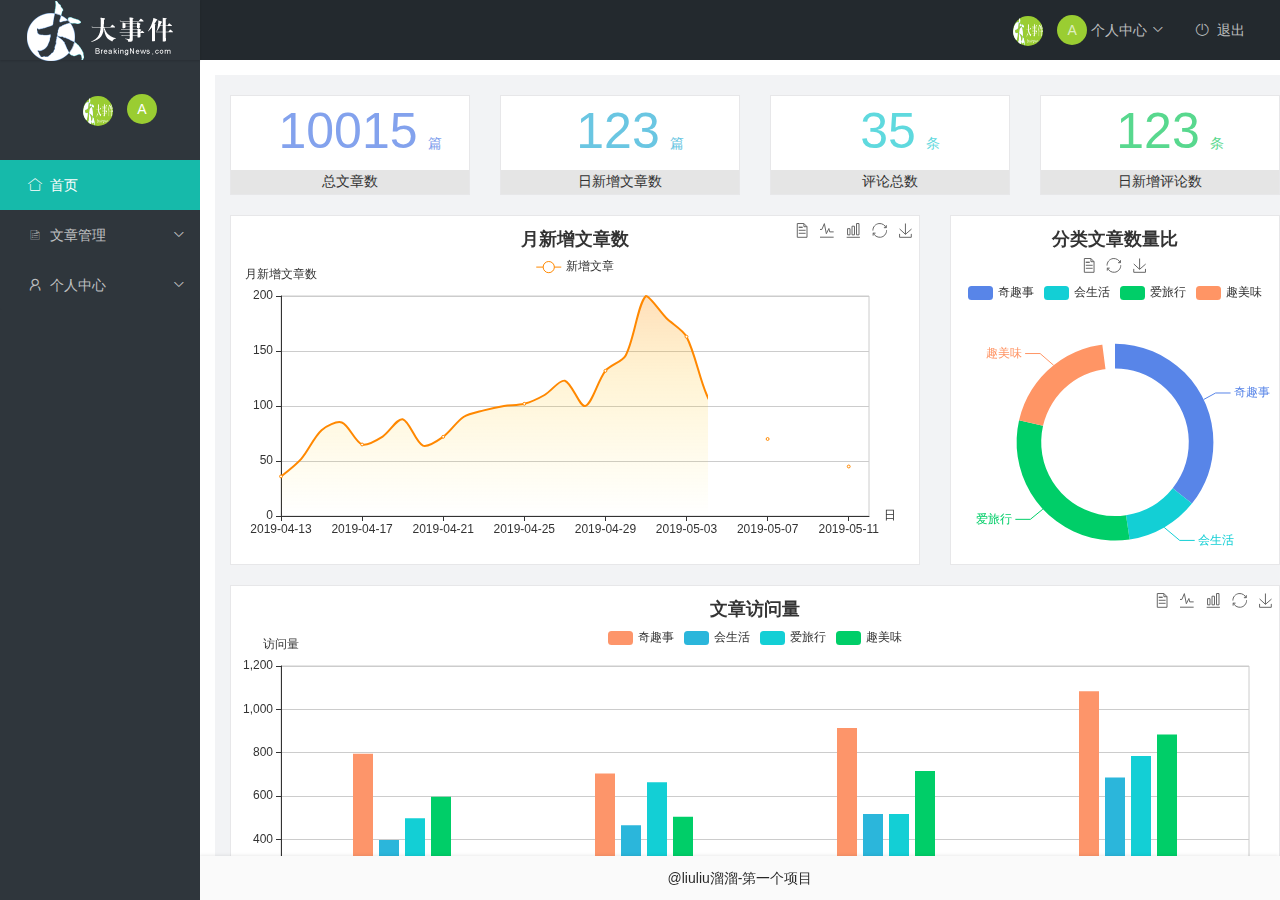
<file: index.html>
<!DOCTYPE html>
<html lang="en">

<head>
    <meta charset="UTF-8">
    <meta name="viewport" content="width=device-width, initial-scale=1.0">
    <title>Document</title>
    <link rel="stylesheet" href="./assest/layui/css/layui.css">
    <link rel="stylesheet" href="./assest/css/index.css">
</head>

<body>
    <div class="layui-layout layui-layout-admin">
        <div class="layui-header">
            <div class="layui-logo layui-hide-xs layui-bg-black">
                <img src="./assest/images/logo.png" alt="">
            </div>
            <!-- 头部区域（可配合layui 已有的水平导航） -->
            <ul class="layui-nav layui-layout-right">
                <li class="layui-nav-item layui-hide layui-show-md-inline-block">
                    <a href="javascript:;">
                        <img src="./assest/images/logo.png" class="layui-nav-img avatar-img">
                        <span class="avatar-text">A</span>
                        个人中心
                    </a>
                    <dl class="layui-nav-child">
                        <dd><a href="./user/user-info.html" target="fm">基本资料</a></dd>
                        <dd><a href="./user/user-img.html" target="fm">更换头像</a></dd>
                        <dd><a href="./user/user-repwd.html" target="fm">重置密码</a></dd>
                    </dl>
                </li>
                <li class="layui-nav-item" lay-header-event="menuRight" lay-unselect>
                    <a href="javascript:;" id="btnlogout">
                        <i class="layui-icon layui-icon-logout" style="padding: 8px;"></i>退出
                    </a>
                </li>
            </ul>
        </div>

        <div class="layui-side layui-bg-black">
            <div class="avatar1">
                <a href="javascript:;">
                    <img src="./assest/images/logo.png" class="layui-nav-img avatar-img">
                     <span class="avatar-text">A</span>
                    <span class="welcome"></span>
                
                </a>
            </div>
            <div class="layui-side-scroll">
                <!-- 左侧导航区域（可配合layui已有的垂直导航） -->
                <ul class="layui-nav layui-nav-tree" lay-filter="test" lay-shrink="all">
                    <li class="layui-nav-item layui-this"><a href="./home/shouye.html" target="fm"><i class="layui-icon layui-icon-home" style="padding: 8px;"></i>首页</a></li>
                    <li class="layui-nav-item">
                        <a class="" href="javascript:;"><i class="layui-icon layui-icon-list" style="padding: 8px;"></i>文章管理</a>
                        <dl class="layui-nav-child">
                            <dd><a href="./article/art-sorts.html" target="fm"><i class="layui-icon layui-icon-app" style="padding: 8px;"></i>文章类别</a></dd>
                            <dd><a href="./article/art-list.html" target="fm"><i class="layui-icon layui-icon-app" style="padding: 8px;"></i>文章列表</a></dd>
                            <dd><a href="./article/art-pub.html" target="fm"><i class="layui-icon layui-icon-app" style="padding: 8px;"></i>发表文章</a></dd>
                        </dl>
                    </li>
                    <li class="layui-nav-item">
                        <a href="javascript:;"><i class="layui-icon layui-icon-username" style="padding: 8px;"></i>个人中心</a>
                        <dl class="layui-nav-child">
                            <dd><a href="./user/user-info.html" target ="fm"><i class="layui-icon layui-icon-app" style="padding: 8px;"></i>基本资料</a></dd>
                            <dd><a href="./user/user-img.html" target="fm"><i class="layui-icon layui-icon-app" style="padding: 8px;"></i>更换头像</a></dd>
                            <dd><a href="./user/user-repwd.html" target="fm"><i class="layui-icon layui-icon-app" style="padding: 8px;"></i>重置密码</a></dd>
                        </dl>
                    </li>
                </ul>
            </div>
        </div>

        <div class="layui-body">
            <!-- 内容主体区域 -->
            <div style="padding: 15px;">
                <iframe src="./home/shouye.html" frameborder="0" name="fm" class="iframe"></iframe>
            </div>
        </div>

        <div class="layui-footer" style="text-align: center;">
          @liuliu溜溜-第一个项目
        </div>
    </div>
    <script src="./assest/layui/layui.js"></script>
    <script src="./assest/lib/jquery.js"></script>
    <script src="./assest/js/baseAPI.js"></script>
    <script src="./assest/js/index.js"></script>
</body>

</html>
</file>
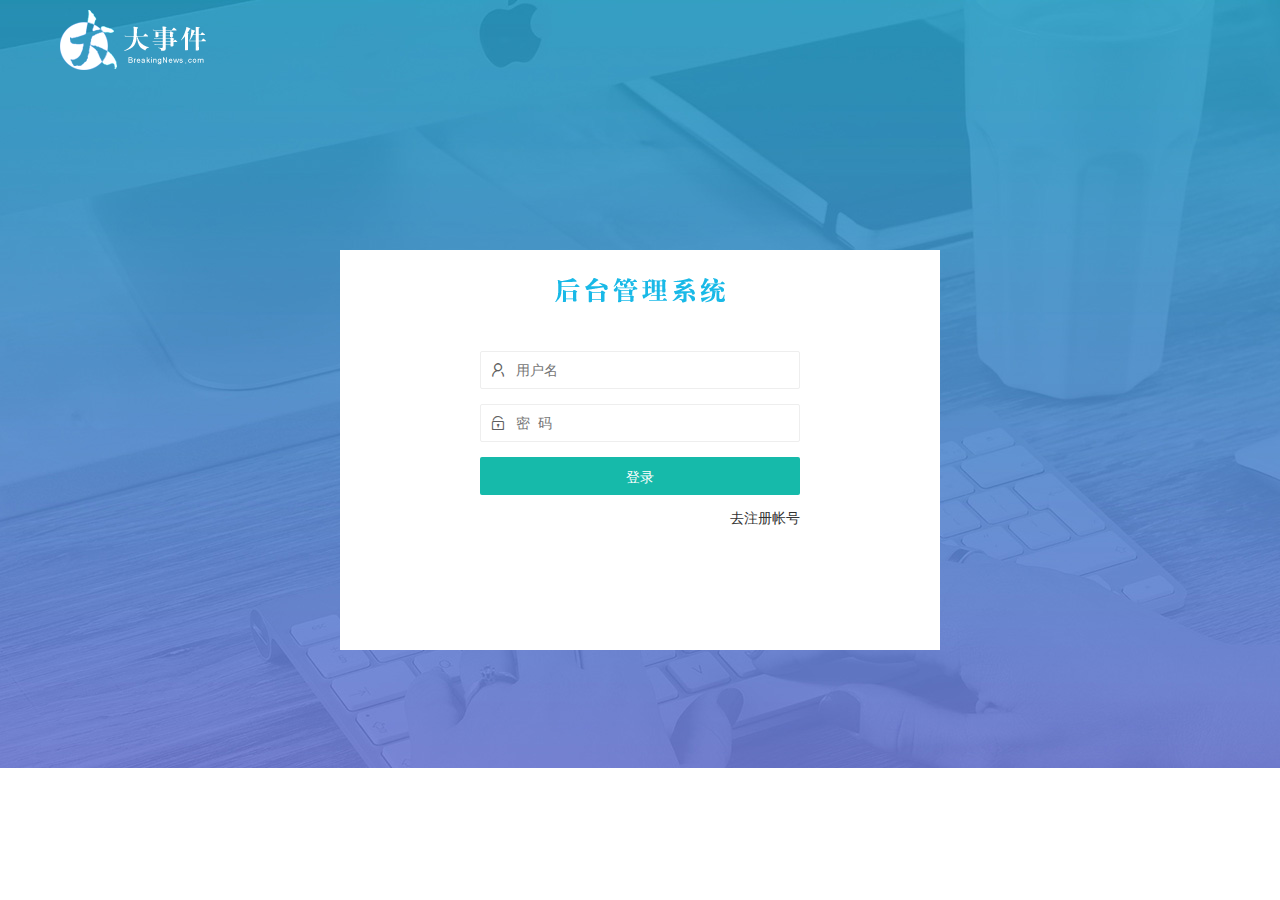
<file: login.html>
<!DOCTYPE html>
<html lang="en">

<head>
    <meta charset="UTF-8">
    <meta name="viewport" content="width=device-width, initial-scale=1.0">
    <title>Document</title>
    <link rel="stylesheet" href="./assest/css/loginAndReg.css">
    <link rel="stylesheet" href="./assest/layui/css/layui.css">
    <script src="./assest/layui/layui.js"></script>
    <script src="./assest/lib/jQuery-min.js"></script>
    <script src="./assest/js/baseAPI.js"></script>
    <script src="./assest/js/loginAndreg.js"></script>

    <style>
        .demo-login-container {
            width: 320px;
            margin: 21px auto 0;
        }

        .demo-login-other .layui-icon {
            position: relative;
            display: inline-block;
            margin: 0 2px;
            top: 2px;
            font-size: 26px;
        }

        .demo-reg-container {
            width: 320px;
            margin: 21px auto 0;
        }

        .demo-reg-other .layui-icon {
            position: relative;
            display: inline-block;
            margin: 0 2px;
            top: 2px;
            font-size: 26px;
        }
    </style>
</head>

<body>
    <div class="logo layui-main" style="padding-top:10px ;">
        <img src="./assest/images/logo.png" alt="">
    </div>

    <div class="loginANDreg">
        <div class="title-box">
        </div>
        <!-- 登陆的页面的内容 -->
        <div class="login-box">
            <form class="layui-form" id="myform-login01">
                <div class="demo-login-container">
                    <div class="layui-form-item">
                        <div class="layui-input-wrap">
                            <div class="layui-input-prefix">
                                <i class="layui-icon layui-icon-username"></i>
                            </div>
                            <input type="text" name="username" value="" lay-verify="required|username" placeholder="用户名"
                                lay-reqtext="请填写用户名" autocomplete="off" class="layui-input" lay-affix="clear">
                        </div>
                    </div>
                    <div class="layui-form-item">
                        <div class="layui-input-wrap">
                            <div class="layui-input-prefix">
                                <i class="layui-icon layui-icon-password"></i>
                            </div>
                            <input type="password" name="password" value="" lay-verify="required|password"
                                placeholder="密  码" lay-reqtext="请填写密码" autocomplete="off" class="layui-input"
                                lay-affix="eye">
                        </div>
                    </div>
                    <div class="layui-form-item">
                        <button type="submit" class="layui-btn layui-btn-fluid" lay-submit
                            lay-filter="demo-login">登录</button>
                    </div>
                    <div class="layui-form-item demo-login-other login-reg">
                        <a href="javascript:;">去注册帐号</a>
                    </div>
                </div>
            </form>
        </div>
        <!-- 注册页面 -->
        <div class="reg-box">
            <form class="layui-form" id="myform-reg01">
                <div class="demo-login-container">
                    <div class="layui-form-item">
                        <div class="layui-input-wrap">
                            <div class="layui-input-prefix">
                                <i class="layui-icon layui-icon-username"></i>
                            </div>
                            <input type="text" name="username" value="" lay-verify="required|username" placeholder="用户名"
                                lay-reqtext="请填写用户名" autocomplete="off" class="layui-input" lay-affix="clear">
                        </div>
                    </div>
                    <div class="layui-form-item">
                        <div class="layui-input-wrap">
                            <div class="layui-input-prefix">
                                <i class="layui-icon layui-icon-password"></i>
                            </div>
                            <input type="password" name="password" value="" lay-verify="required|password"
                                placeholder="密   码" lay-reqtext="请填写密码" autocomplete="off" class="layui-input"
                                lay-affix="eye">
                        </div>
                    </div>
                    <div class="layui-form-item">
                        <div class="layui-input-wrap">
                            <div class="layui-input-prefix">
                                <i class="layui-icon layui-icon-password"></i>
                            </div>
                            <input type="password" name="confirmPassword" value="" lay-verify="required|confirmPassword"
                                placeholder="确认密码" autocomplete="off" class="layui-input" lay-affix="eye">
                        </div>
                    </div>
                    <div class="layui-form-item">
                        <button type="submit" class="layui-btn layui-btn-fluid" lay-submit
                            lay-filter="demo-reg">注册</button>
                    </div>
                    <div class="layui-form-item demo-login-other reg-login">
                        <a href="javascript:;">登录已有帐号</a>
                    </div>
                </div>
            </form>
        </div>
    </div>
</body>

</html>
</file>
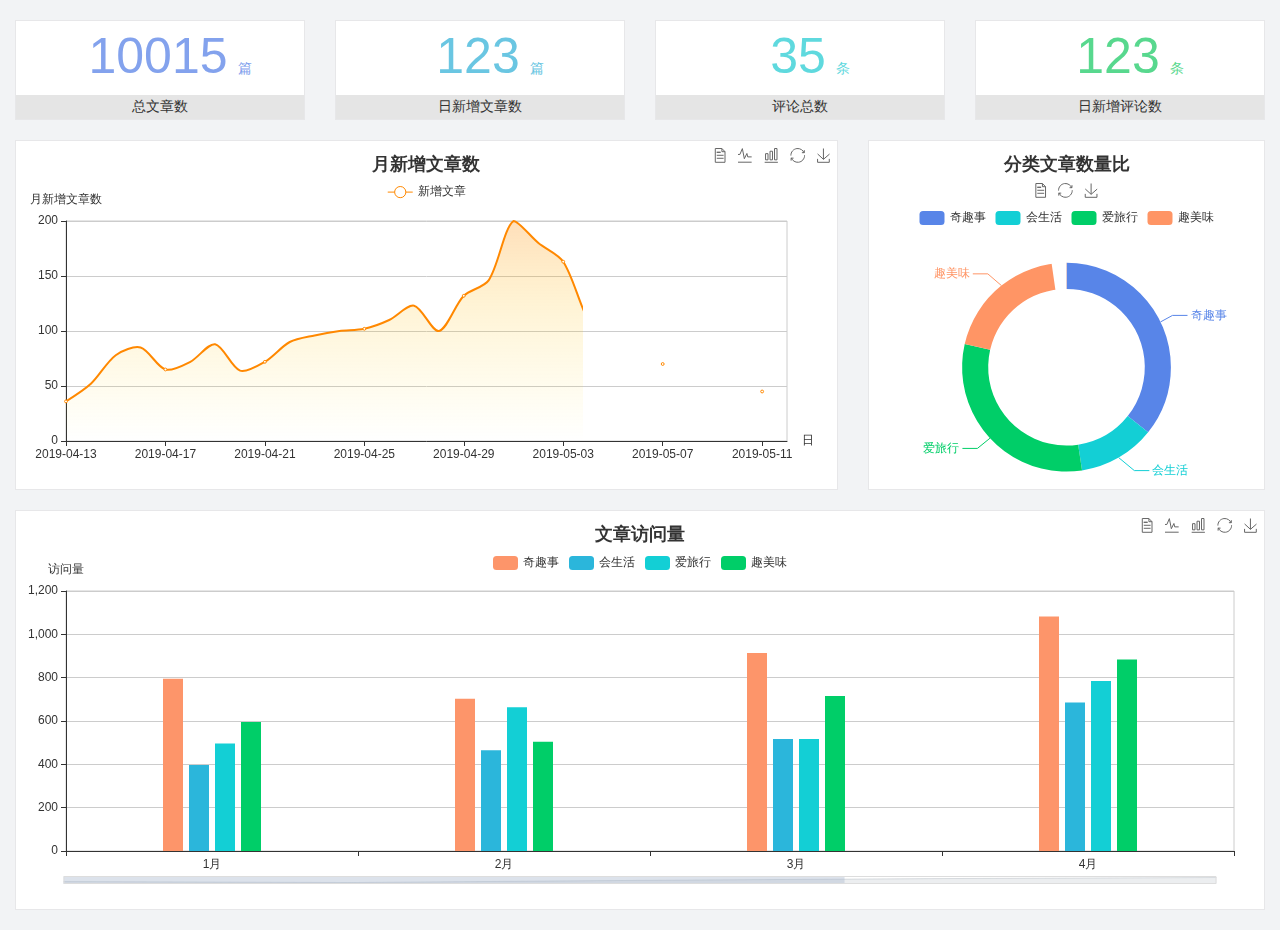
<file: home/shouye.html>
<!DOCTYPE html>
<html lang="en">

<head>
  <meta charset="UTF-8">
  <meta name="viewport" content="width=device-width, initial-scale=1.0">
  <meta http-equiv="X-UA-Compatible" content="ie=edge">
  <title>图表统计</title>
  <link rel="stylesheet" href="../assest/lib/bootstrap.min.css" />
  <link rel="stylesheet" href="../assest/lib/main.css" />
  <script src="../assest/lib/jQuery-min.js"></script>
  <script type="text/javascript" src="../assest/lib/echarts.min.js"></script>
</head>

<body>
  <div class="container-fluid">
    <div class="row spannel_list">
      <div class="col-sm-3 col-xs-6">
        <div class="spannel">
          <em>10015</em><span>篇</span>
          <b>总文章数</b>
        </div>
      </div>
      <div class="col-sm-3 col-xs-6">
        <div class="spannel scolor01">
          <em>123</em><span>篇</span>
          <b>日新增文章数</b>
        </div>
      </div>
      <div class="col-sm-3 col-xs-6">
        <div class="spannel scolor02">
          <em>35</em><span>条</span>
          <b>评论总数</b>
        </div>
      </div>
      <div class="col-sm-3 col-xs-6">
        <div class="spannel scolor03">
          <em>123</em><span>条</span>
          <b>日新增评论数</b>
        </div>
      </div>
    </div>
  </div>

  <div class="container-fluid">
    <div class="row curve-pie">
      <div class="col-lg-8 col-md-8">
        <div class="gragh_pannel" id="curve_show"></div>
      </div>
      <div class="col-lg-4 col-md-4">
        <div class="gragh_pannel" id="pie_show"></div>
      </div>
    </div>
  </div>

  <div class="container-fluid">
    <div class="column_pannel" id="column_show"></div>
  </div>

  <script>
    var oChart = echarts.init(document.getElementById('curve_show'));
    var aList_all = [
      { 'count': 36, 'date': '2019-04-13' },
      { 'count': 52, 'date': '2019-04-14' },
      { 'count': 78, 'date': '2019-04-15' },
      { 'count': 85, 'date': '2019-04-16' },
      { 'count': 65, 'date': '2019-04-17' },
      { 'count': 72, 'date': '2019-04-18' },
      { 'count': 88, 'date': '2019-04-19' },
      { 'count': 64, 'date': '2019-04-20' },
      { 'count': 72, 'date': '2019-04-21' },
      { 'count': 90, 'date': '2019-04-22' },
      { 'count': 96, 'date': '2019-04-23' },
      { 'count': 100, 'date': '2019-04-24' },
      { 'count': 102, 'date': '2019-04-25' },
      { 'count': 110, 'date': '2019-04-26' },
      { 'count': 123, 'date': '2019-04-27' },
      { 'count': 100, 'date': '2019-04-28' },
      { 'count': 132, 'date': '2019-04-29' },
      { 'count': 146, 'date': '2019-04-30' },
      { 'count': 200, 'date': '2019-05-01' },
      { 'count': 180, 'date': '2019-05-02' },
      { 'count': 163, 'date': '2019-05-03' },
      { 'count': 110, 'date': '2019-05-04' },
      { 'count': 80, 'date': '2019-05-05' },
      { 'count': 82, 'date': '2019-05-06' },
      { 'count': 70, 'date': '2019-05-07' },
      { 'count': 65, 'date': '2019-05-08' },
      { 'count': 54, 'date': '2019-05-09' },
      { 'count': 40, 'date': '2019-05-10' },
      { 'count': 45, 'date': '2019-05-11' },
      { 'count': 38, 'date': '2019-05-12' },
    ];

    let aCount = [];
    let aDate = [];

    for (var i = 0; i < aList_all.length; i++) {
      aCount.push(aList_all[i].count);
      aDate.push(aList_all[i].date);
    }

    var chartopt = {
      title: {
        text: '月新增文章数',
        left: 'center',
        top: '10'
      },
      tooltip: {
        trigger: 'axis'
      },
      legend: {
        data: ['新增文章'],
        top: '40'
      },
      toolbox: {
        show: true,
        feature: {
          mark: { show: true },
          dataView: { show: true, readOnly: false },
          magicType: { show: true, type: ['line', 'bar'] },
          restore: { show: true },
          saveAsImage: { show: true }
        }
      },
      calculable: true,
      xAxis: [
        {
          name: '日',
          type: 'category',
          boundaryGap: false,
          data: aDate
        }
      ],
      yAxis: [
        {
          name: '月新增文章数',
          type: 'value'
        }
      ],
      series: [
        {
          name: '新增文章',
          type: 'line',
          smooth: true,
          itemStyle: { normal: { areaStyle: { type: 'default' }, color: '#f80' }, lineStyle: { color: '#f80' } },
          data: aCount
        }],
      areaStyle: {
        normal: {
          color: new echarts.graphic.LinearGradient(0, 0, 0, 1, [{
            offset: 0,
            color: 'rgba(255,136,0,0.39)'
          }, {
            offset: .34,
            color: 'rgba(255,180,0,0.25)'
          }, {
            offset: 1,
            color: 'rgba(255,222,0,0.00)'
          }])

        }
      },
      grid: {
        show: true,
        x: 50,
        x2: 50,
        y: 80,
        height: 220
      }
    };

    oChart.setOption(chartopt);


    var oPie = echarts.init(document.getElementById('pie_show'));
    var oPieopt =
    {
      title: {
        top: 10,
        text: '分类文章数量比',
        x: 'center'
      },
      tooltip: {
        trigger: 'item',
        formatter: "{a} <br/>{b} : {c} ({d}%)"
      },
      color: ['#5885e8', '#13cfd5', '#00ce68', '#ff9565'],
      legend: {
        x: 'center',
        top: 65,
        data: ['奇趣事', '会生活', '爱旅行', '趣美味']
      },
      toolbox: {
        show: true,
        x: 'center',
        top: 35,
        feature: {
          mark: { show: true },
          dataView: { show: true, readOnly: false },
          magicType: {
            show: true,
            type: ['pie', 'funnel'],
            option: {
              funnel: {
                x: '25%',
                width: '50%',
                funnelAlign: 'left',
                max: 1548
              }
            }
          },
          restore: { show: true },
          saveAsImage: { show: true }
        }
      },
      calculable: true,
      series: [
        {
          name: '访问来源',
          type: 'pie',
          radius: ['45%', '60%'],
          center: ['50%', '65%'],
          data: [
            { value: 300, name: '奇趣事' },
            { value: 100, name: '会生活' },
            { value: 260, name: '爱旅行' },
            { value: 180, name: '趣美味' }
          ]
        }
      ]
    };
    oPie.setOption(oPieopt);



    var oColumn = this.echarts.init(document.getElementById('column_show'));
    var oColumnopt =
    {
      title: {
        text: '文章访问量',
        left: 'center',
        top: '10'
      },
      tooltip: {
        trigger: 'axis'
      },
      legend: {
        data: ['奇趣事', '会生活', '爱旅行', '趣美味'],
        top: '40'
      },
      toolbox: {
        show: true,
        feature: {
          mark: { show: true },
          dataView: { show: true, readOnly: false },
          magicType: { show: true, type: ['line', 'bar'] },
          restore: { show: true },
          saveAsImage: { show: true }
        }
      },
      calculable: true,
      xAxis: [
        {
          type: 'category',
          data: ['1月', '2月', '3月', '4月', '5月']
        }
      ],
      yAxis: [
        {
          name: '访问量',
          type: 'value'
        }
      ],
      series: [
        {
          name: '奇趣事',
          type: 'bar',
          barWidth: 20,
          itemStyle: {
            normal: { areaStyle: { type: 'default' }, color: '#fd956a' }
          },
          data: [800, 708, 920, 1090, 1200]
        },
        {
          name: '会生活',
          type: 'bar',
          barWidth: 20,
          itemStyle: {
            normal: { areaStyle: { type: 'default' }, color: '#2bb6db' }
          },
          data: [400, 468, 520, 690, 800]
        },
        {
          name: '爱旅行',
          type: 'bar',
          barWidth: 20,
          itemStyle: {
            normal: { areaStyle: { type: 'default' }, color: '#13cfd5' }
          },
          data: [500, 668, 520, 790, 900]
        },
        {
          name: '趣美味',
          type: 'bar',
          barWidth: 20,
          itemStyle: {
            normal: { areaStyle: { type: 'default' }, color: '#00ce68' }
          },
          data: [600, 508, 720, 890, 1000]
        }
      ],
      grid: {
        show: true,
        x: 50,
        x2: 30,
        y: 80,
        height: 260
      },
      dataZoom: [//给x轴设置滚动条
        {
          start: 0,//默认为0
          end: 100 - 1000 / 31,//默认为100
          type: 'slider',
          show: true,
          xAxisIndex: [0],
          handleSize: 0,//滑动条的 左右2个滑动条的大小
          height: 8,//组件高度
          left: 45, //左边的距离
          right: 50,//右边的距离
          bottom: 26,//右边的距离
          handleColor: '#ddd',//h滑动图标的颜色
          handleStyle: {
            borderColor: "#cacaca",
            borderWidth: "1",
            shadowBlur: 2,
            background: "#ddd",
            shadowColor: "#ddd",
          }
        }]
    };
    oColumn.setOption(oColumnopt);
  </script>
</body>

</html>
</file>
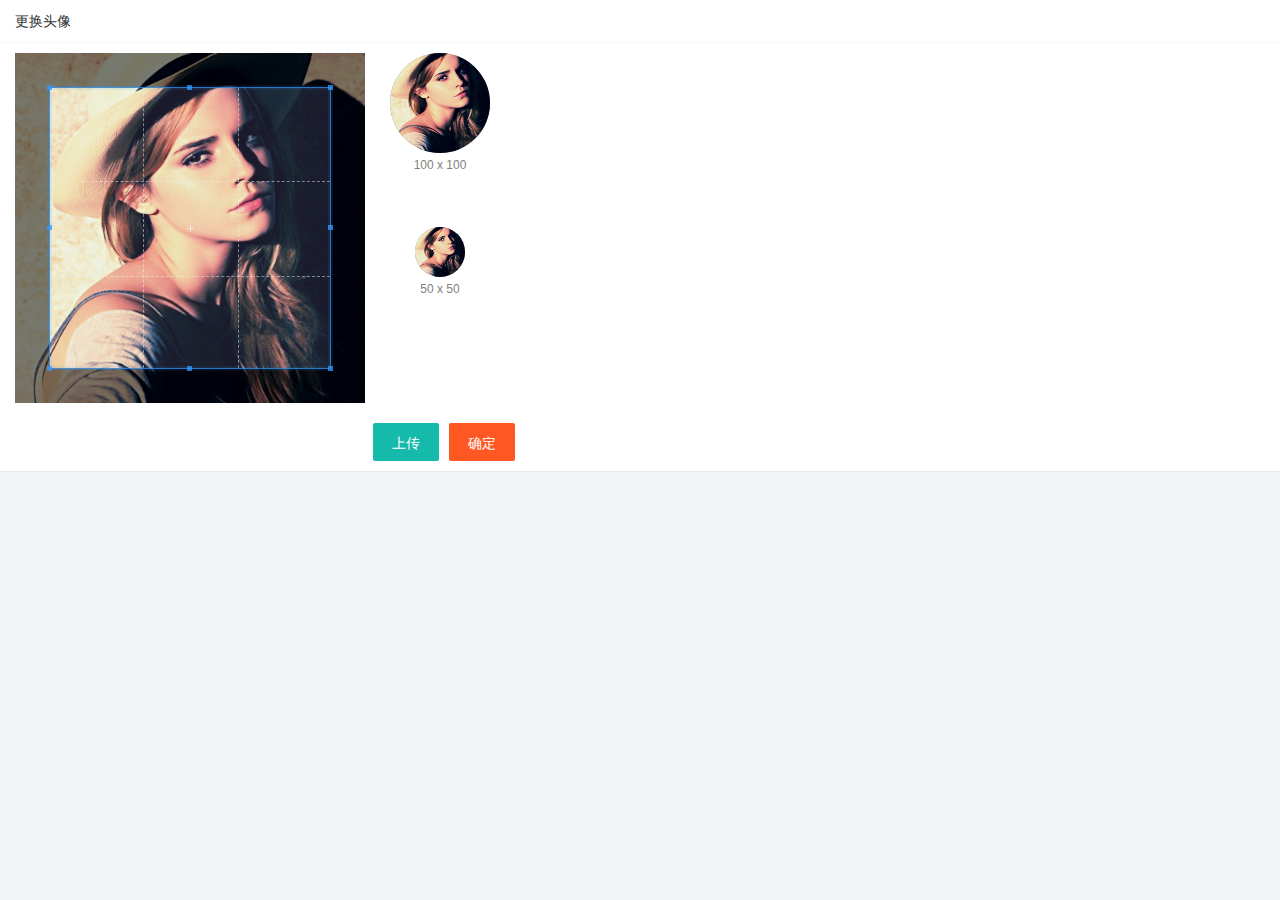
<file: user/user-img.html>
<!DOCTYPE html>
<html lang="en">

<head>
    <meta charset="UTF-8">
    <meta name="viewport" content="width=device-width, initial-scale=1.0">
    <title>Document</title>
    <link rel="stylesheet" href="../assest/cropper/cropper.css">
    <link rel="stylesheet" href="../assest/css/user-img.css">
    <link rel="stylesheet" href="../assest/layui/css/layui.css">
</head>

<body>
    <div class="layui-card">
        <div class="layui-card-header">更换头像</div>
        <div class="layui-card-body">
            <div class="row1">
                <!-- 图片裁剪区域 -->
                <div class="cropper-box">
                    <!-- 这个 img 标签很重要，将来会把它初始化为裁剪区域 -->
                    <img id="image" src="../assest/images/sample.png" />
                </div>
                <!-- 图片的预览区域 -->
                <div class="preview-box">
                    <div>
                        <!-- 宽高为 100px 的预览区域 -->
                        <div class="img-preview w100"></div>
                        <p class="size">100 x 100</p>
                    </div>
                    <div>
                        <!-- 宽高为 50px 的预览区域 -->
                        <div class="img-preview w50"></div>
                        <p class="size">50 x 50</p>
                    </div>
                </div>
            </div>

            <!-- 第二行的按钮区域 -->
            <div class="row2">
                <input type="file" name="file" id="file" accept="image/jepg,image/png">
                <button type="button" class="layui-btn" id="btngetimg">上传</button>
                <button type="button" class="layui-btn layui-btn-danger" id="btnupload">确定</button>
            </div>
        </div>
    </div>
    <script src="../assest/layui/layui.js"></script>
    <script src="../assest/lib/jQuery-min.js"></script>
    <script src="../assest/cropper/Cropper.js"></script>
    <script src="../assest/cropper/jquery-cropper.js"></script>
    <script src="../assest/js/user-img.js"></script>

</body>

</html>
</file>
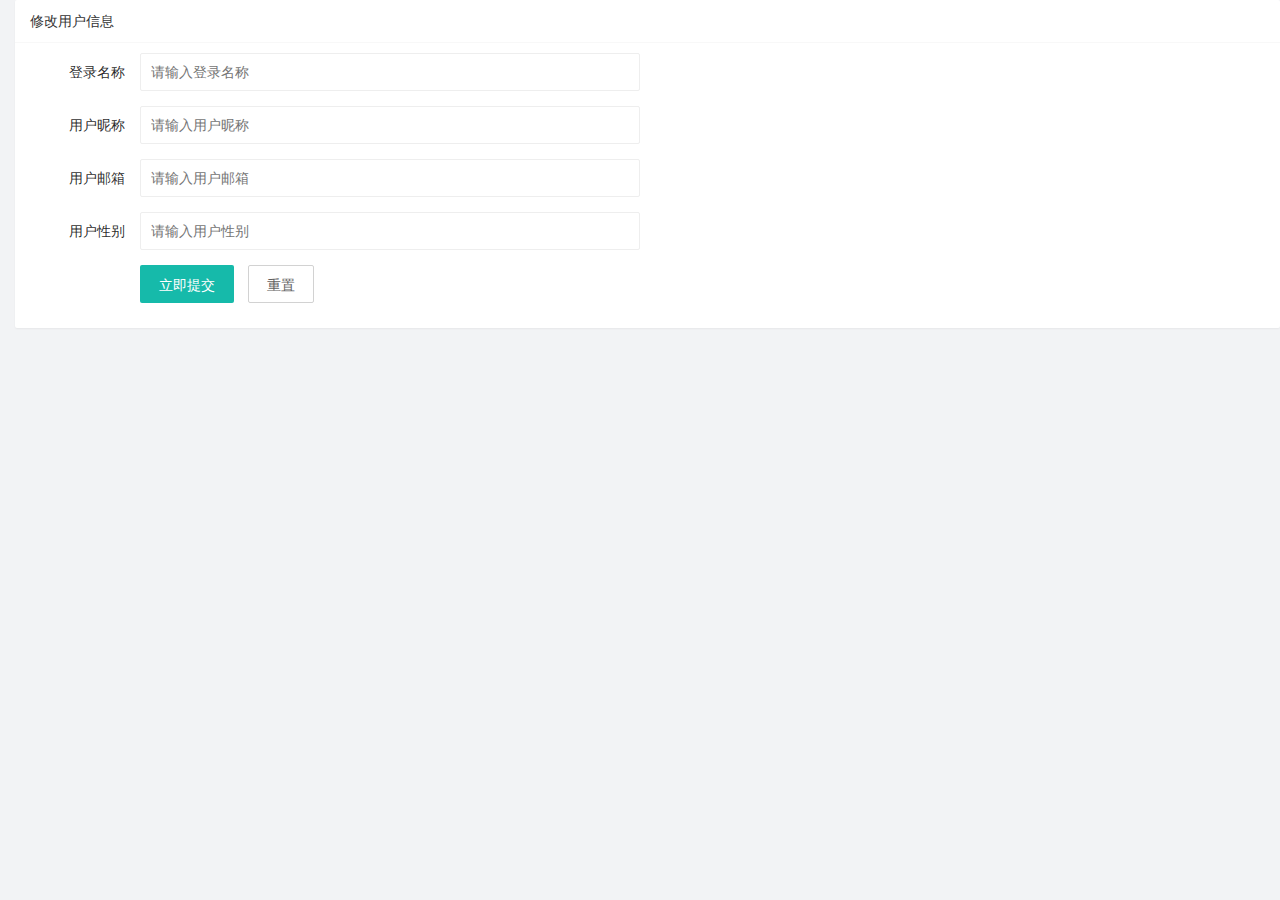
<file: user/user-info.html>
<!DOCTYPE html>
<html lang="en">

<head>
    <meta charset="UTF-8">
    <meta name="viewport" content="width=device-width, initial-scale=1.0">
    <title>Document</title>
    <link rel="stylesheet" href="../assest/layui/css/layui.css">
    <link rel="stylesheet" href="../assest/css/user-info.css">
</head>

<body>
    <div class="layui-card">
        <div class="layui-card-header">修改用户信息</div>
        <div class="layui-card-body">
            <form class="layui-form" lay-filter="formTest" id="form1">
                <div class="layui-form-item">
                    <label class="layui-form-label">登录名称</label>
                    <div class="layui-input-block">
                        <input type="text" name="desc" required lay-verify="required" placeholder="请输入登录名称"
                            autocomplete="off" class="layui-input" readonly>
                    </div>
                </div>
                <div class="layui-form-item">
                    <label class="layui-form-label">用户昵称</label>
                    <div class="layui-input-block">
                        <input type="text" name="nickname" required lay-verify="required" placeholder="请输入用户昵称"
                            autocomplete="off" class="layui-input">
                    </div>
                </div>
                <div class="layui-form-item">
                    <label class="layui-form-label">用户邮箱</label>
                    <div class="layui-input-block">
                        <input type="text" name="email" required lay-verify="required" placeholder="请输入用户邮箱"
                            autocomplete="off" class="layui-input">
                    </div>
                </div>
                <div class="layui-form-item">
                    <label class="layui-form-label">用户性别</label>
                    <div class="layui-input-block">
                        <input type="text" name="gender" required lay-verify="required" placeholder="请输入用户性别"
                        autocomplete="off" class="layui-input">
                    </div>
                </div>
                <input type="hidden" name="avatar" required lay-verify="required" placeholder="头像" autocomplete="off"
                    class="layui-input">



                <div class="layui-form-item">
                    <div class="layui-input-block">
                        <button class="layui-btn" lay-submit lay-filter="formDemo" type="submit">立即提交</button>
                        <button type="reset" class="layui-btn layui-btn-primary" id="btnreset">重置</button>
                    </div>
                </div>
            </form>

        </div>
    </div>
    <script src="../assest/layui/layui.js"></script>
    <script src="../assest/lib/jQuery-min.js"></script>
    <script src="../assest/js/baseAPI.js"></script>
    <script src="../assest/js/user-info.js"></script>
    <script src="../assest/lib/axios.js"></script>
    <script>

    </script>
</body>

</html>
</file>
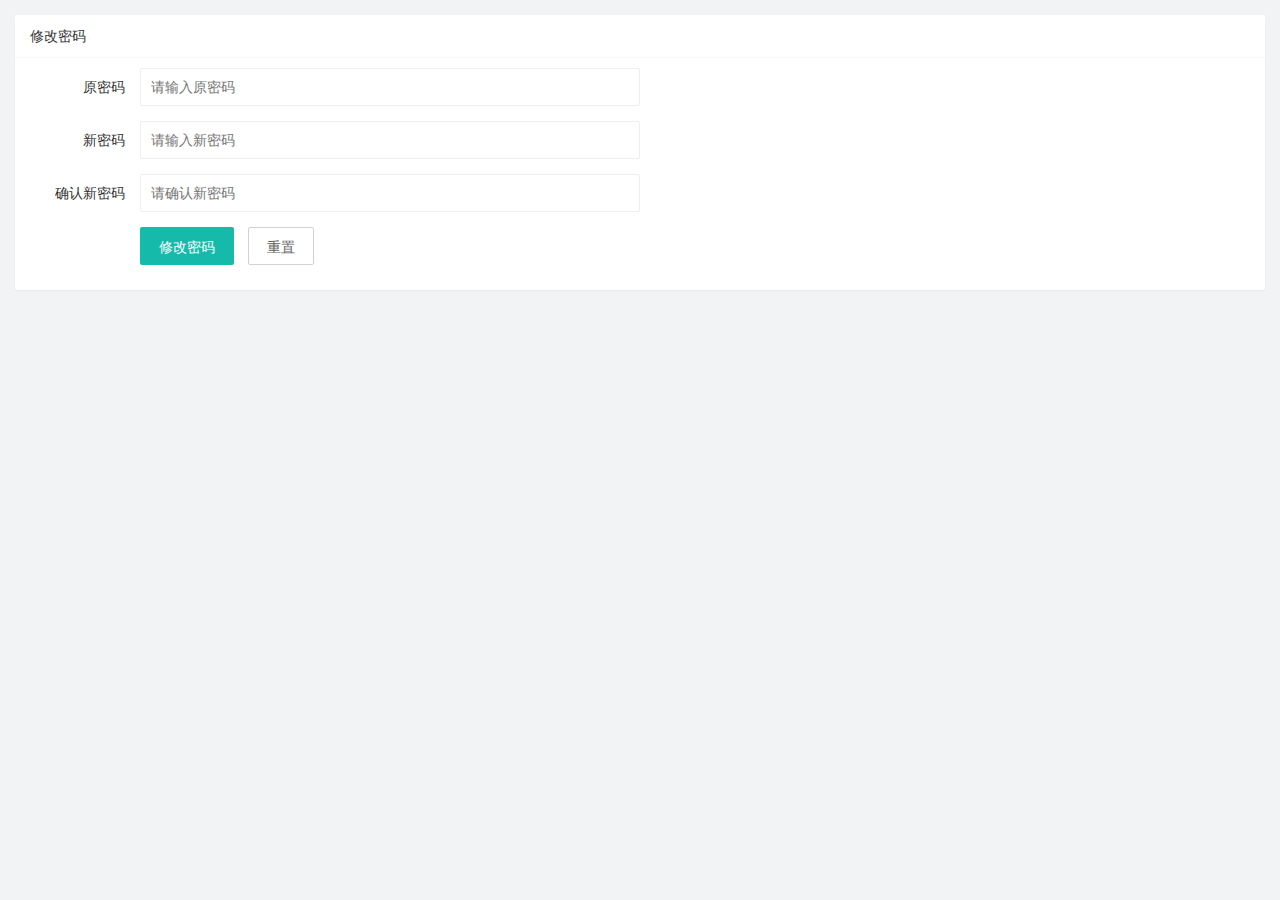
<file: user/user-repwd.html>
<!DOCTYPE html>
<html lang="en">

<head>
    <meta charset="UTF-8">
    <meta name="viewport" content="width=device-width, initial-scale=1.0">
    <title>Document</title>
    <link rel="stylesheet" href="../assest/layui/css/layui.css">
    <link rel="stylesheet" href="../assest/css/user-repwd.css">
</head>

<body>
    <div class="layui-card">
        <div class="layui-card-header">修改密码</div>
        <div class="layui-card-body">
            <form class="layui-form" action="">
                <div class="layui-form-item">
                    <label class="layui-form-label">原密码</label>
                    <div class="layui-input-inline">
                        <input type="password" name="old1" required lay-verify="required|pass" placeholder="请输入原密码"
                            autocomplete="off" class="layui-input">
                    </div>
                </div>
                <div class="layui-form-item">
                    <label class="layui-form-label">新密码</label>
                    <div class="layui-input-inline">
                        <input type="password" name="new1" required lay-verify="required|pass|sam" placeholder="请输入新密码"
                            autocomplete="off" class="layui-input">
                    </div>
                </div>
                <div class="layui-form-item">
                    <label class="layui-form-label">确认新密码</label>
                    <div class="layui-input-inline">
                        <input type="password" name="confirm1" required lay-verify="required|con|pass" placeholder="请确认新密码"
                            autocomplete="off" class="layui-input">
                    </div>
                </div>
                <div class="layui-form-item">
                    <div class="layui-input-block">
                        <button class="layui-btn" lay-submit lay-filter="formDemo">修改密码</button>
                        <button type="reset" class="layui-btn layui-btn-primary">重置</button>
                    </div>
                </div>
            </form>
        </div>
    </div>
    
    <script src="../assest/layui/layui.js"></script>
    <script src="../assest/lib/jQuery-min.js"></script>
    <script src="../assest/js/user-repwd.js"></script>
</body>

</html>
</file>
<file: assest/layui/css/layui.css>
blockquote,body,button,dd,div,dl,dt,form,h1,h2,h3,h4,h5,h6,input,li,ol,p,pre,td,textarea,th,ul{margin:0;padding:0;-webkit-tap-highlight-color:rgba(0,0,0,0)}a:active,a:hover{outline:0}img{display:inline-block;border:none;vertical-align:middle}li{list-style:none}table{border-collapse:collapse;border-spacing:0}h1,h2,h3,h4{font-weight:700}h5,h6{font-weight:500;font-size:100%}button,input,select,textarea{font-size:100%}button,input,optgroup,option,select,textarea{font-family:inherit;font-size:inherit;font-style:inherit;font-weight:inherit;outline:0}pre{white-space:pre-wrap;white-space:-moz-pre-wrap;white-space:-pre-wrap;white-space:-o-pre-wrap;word-wrap:break-word}body{line-height:1.6;color:#333;color:rgba(0,0,0,.85);font:14px Helvetica Neue,Helvetica,PingFang SC,Tahoma,Arial,sans-serif}hr{height:0;line-height:0;margin:10px 0;padding:0;border:none!important;border-bottom:1px solid #eee!important;clear:both;overflow:hidden;background:0 0}a{color:#333;text-decoration:none}a:hover{color:#777}a cite{font-style:normal;*cursor:pointer}.layui-border-box,.layui-border-box *{box-sizing:border-box}.layui-box,.layui-box *{box-sizing:content-box}.layui-clear{clear:both;*zoom:1}.layui-clear:after{content:'\20';clear:both;*zoom:1;display:block;height:0}.layui-clear-space{word-spacing:-5px}.layui-inline{position:relative;display:inline-block;*display:inline;*zoom:1;vertical-align:middle}.layui-edge{position:relative;display:inline-block;vertical-align:middle;width:0;height:0;border-width:6px;border-style:dashed;border-color:transparent;overflow:hidden}.layui-edge-top{top:-4px;border-bottom-color:#999;border-bottom-style:solid}.layui-edge-right{border-left-color:#999;border-left-style:solid}.layui-edge-bottom{top:2px;border-top-color:#999;border-top-style:solid}.layui-edge-left{border-right-color:#999;border-right-style:solid}.layui-elip{text-overflow:ellipsis;overflow:hidden;white-space:nowrap}.layui-disabled,.layui-icon,.layui-unselect{-moz-user-select:none;-webkit-user-select:none;-ms-user-select:none}.layui-disabled,.layui-disabled:hover{color:#d2d2d2!important;cursor:not-allowed!important}.layui-circle{border-radius:100%}.layui-show{display:block!important}.layui-hide{display:none!important}.layui-show-v{visibility:visible!important}.layui-hide-v{visibility:hidden!important}@font-face{font-family:layui-icon;src:url(../font/iconfont.eot?v=282);src:url(../font/iconfont.eot?v=282#iefix) format('embedded-opentype'),url(../font/iconfont.woff2?v=282) format('woff2'),url(../font/iconfont.woff?v=282) format('woff'),url(../font/iconfont.ttf?v=282) format('truetype'),url(../font/iconfont.svg?v=282#layui-icon) format('svg')}.layui-icon{font-family:layui-icon!important;font-size:16px;font-style:normal;-webkit-font-smoothing:antialiased;-moz-osx-font-smoothing:grayscale}.layui-icon-leaf:before{content:"\e701"}.layui-icon-folder:before{content:"\eabe"}.layui-icon-folder-open:before{content:"\eac1"}.layui-icon-gitee:before{content:"\e69b"}.layui-icon-github:before{content:"\e6a7"}.layui-icon-disabled:before{content:"\e6cc"}.layui-icon-moon:before{content:"\e6c2"}.layui-icon-error:before{content:"\e693"}.layui-icon-success:before{content:"\e697"}.layui-icon-question:before{content:"\e699"}.layui-icon-lock:before{content:"\e69a"}.layui-icon-eye:before{content:"\e695"}.layui-icon-eye-invisible:before{content:"\e696"}.layui-icon-backspace:before{content:"\e694"}.layui-icon-tips-fill:before{content:"\eb2e"}.layui-icon-test:before{content:"\e692"}.layui-icon-clear:before{content:"\e788"}.layui-icon-heart-fill:before{content:"\e68f"}.layui-icon-light:before{content:"\e748"}.layui-icon-music:before{content:"\e690"}.layui-icon-time:before{content:"\e68d"}.layui-icon-ie:before{content:"\e7bb"}.layui-icon-firefox:before{content:"\e686"}.layui-icon-at:before{content:"\e687"}.layui-icon-bluetooth:before{content:"\e689"}.layui-icon-chrome:before{content:"\e68a"}.layui-icon-edge:before{content:"\e68b"}.layui-icon-heart:before{content:"\e68c"}.layui-icon-key:before{content:"\e683"}.layui-icon-android:before{content:"\e684"}.layui-icon-mike:before{content:"\e6dc"}.layui-icon-mute:before{content:"\e685"}.layui-icon-gift:before{content:"\e627"}.layui-icon-windows:before{content:"\e67f"}.layui-icon-ios:before{content:"\e680"}.layui-icon-logout:before{content:"\e682"}.layui-icon-wifi:before{content:"\e7e0"}.layui-icon-rss:before{content:"\e808"}.layui-icon-email:before{content:"\e618"}.layui-icon-reduce-circle:before{content:"\e616"}.layui-icon-transfer:before{content:"\e691"}.layui-icon-service:before{content:"\e626"}.layui-icon-addition:before{content:"\e624"}.layui-icon-subtraction:before{content:"\e67e"}.layui-icon-slider:before{content:"\e714"}.layui-icon-print:before{content:"\e66d"}.layui-icon-export:before{content:"\e67d"}.layui-icon-cols:before{content:"\e610"}.layui-icon-screen-full:before{content:"\e622"}.layui-icon-screen-restore:before{content:"\e758"}.layui-icon-rate-half:before{content:"\e6c9"}.layui-icon-rate-solid:before{content:"\e67a"}.layui-icon-rate:before{content:"\e67b"}.layui-icon-cellphone:before{content:"\e678"}.layui-icon-vercode:before{content:"\e679"}.layui-icon-login-weibo:before{content:"\e675"}.layui-icon-login-qq:before{content:"\e676"}.layui-icon-login-wechat:before{content:"\e677"}.layui-icon-username:before{content:"\e66f"}.layui-icon-password:before{content:"\e673"}.layui-icon-refresh-3:before{content:"\e9aa"}.layui-icon-auz:before{content:"\e672"}.layui-icon-shrink-right:before{content:"\e668"}.layui-icon-spread-left:before{content:"\e66b"}.layui-icon-snowflake:before{content:"\e6b1"}.layui-icon-tips:before{content:"\e702"}.layui-icon-note:before{content:"\e66e"}.layui-icon-senior:before{content:"\e674"}.layui-icon-refresh-1:before{content:"\e666"}.layui-icon-refresh:before{content:"\e669"}.layui-icon-flag:before{content:"\e66c"}.layui-icon-theme:before{content:"\e66a"}.layui-icon-notice:before{content:"\e667"}.layui-icon-console:before{content:"\e665"}.layui-icon-website:before{content:"\e7ae"}.layui-icon-face-surprised:before{content:"\e664"}.layui-icon-set:before{content:"\e716"}.layui-icon-template:before{content:"\e663"}.layui-icon-app:before{content:"\e653"}.layui-icon-template-1:before{content:"\e656"}.layui-icon-home:before{content:"\e68e"}.layui-icon-female:before{content:"\e661"}.layui-icon-male:before{content:"\e662"}.layui-icon-tread:before{content:"\e6c5"}.layui-icon-praise:before{content:"\e6c6"}.layui-icon-rmb:before{content:"\e65e"}.layui-icon-more:before{content:"\e65f"}.layui-icon-camera:before{content:"\e660"}.layui-icon-cart-simple:before{content:"\e698"}.layui-icon-face-cry:before{content:"\e69c"}.layui-icon-face-smile:before{content:"\e6af"}.layui-icon-survey:before{content:"\e6b2"}.layui-icon-read:before{content:"\e705"}.layui-icon-location:before{content:"\e715"}.layui-icon-dollar:before{content:"\e659"}.layui-icon-diamond:before{content:"\e735"}.layui-icon-return:before{content:"\e65c"}.layui-icon-camera-fill:before{content:"\e65d"}.layui-icon-fire:before{content:"\e756"}.layui-icon-more-vertical:before{content:"\e671"}.layui-icon-cart:before{content:"\e657"}.layui-icon-star-fill:before{content:"\e658"}.layui-icon-prev:before{content:"\e65a"}.layui-icon-next:before{content:"\e65b"}.layui-icon-upload:before{content:"\e67c"}.layui-icon-upload-drag:before{content:"\e681"}.layui-icon-user:before{content:"\e770"}.layui-icon-file-b:before{content:"\e655"}.layui-icon-component:before{content:"\e857"}.layui-icon-find-fill:before{content:"\e670"}.layui-icon-loading:before{content:"\e63d"}.layui-icon-loading-1:before{content:"\e63e"}.layui-icon-add-1:before{content:"\e654"}.layui-icon-pause:before{content:"\e651"}.layui-icon-play:before{content:"\e652"}.layui-icon-video:before{content:"\e6ed"}.layui-icon-headset:before{content:"\e6fc"}.layui-icon-voice:before{content:"\e688"}.layui-icon-speaker:before{content:"\e645"}.layui-icon-fonts-del:before{content:"\e64f"}.layui-icon-fonts-html:before{content:"\e64b"}.layui-icon-fonts-code:before{content:"\e64e"}.layui-icon-fonts-strong:before{content:"\e62b"}.layui-icon-unlink:before{content:"\e64d"}.layui-icon-picture:before{content:"\e64a"}.layui-icon-link:before{content:"\e64c"}.layui-icon-face-smile-b:before{content:"\e650"}.layui-icon-align-center:before{content:"\e647"}.layui-icon-align-right:before{content:"\e648"}.layui-icon-align-left:before{content:"\e649"}.layui-icon-fonts-u:before{content:"\e646"}.layui-icon-fonts-i:before{content:"\e644"}.layui-icon-tabs:before{content:"\e62a"}.layui-icon-circle:before{content:"\e63f"}.layui-icon-radio:before{content:"\e643"}.layui-icon-share:before{content:"\e641"}.layui-icon-edit:before{content:"\e642"}.layui-icon-delete:before{content:"\e640"}.layui-icon-engine:before{content:"\e628"}.layui-icon-chart-screen:before{content:"\e629"}.layui-icon-chart:before{content:"\e62c"}.layui-icon-table:before{content:"\e62d"}.layui-icon-tree:before{content:"\e62e"}.layui-icon-upload-circle:before{content:"\e62f"}.layui-icon-templeate-1:before{content:"\e630"}.layui-icon-util:before{content:"\e631"}.layui-icon-layouts:before{content:"\e632"}.layui-icon-prev-circle:before{content:"\e633"}.layui-icon-carousel:before{content:"\e634"}.layui-icon-code-circle:before{content:"\e635"}.layui-icon-water:before{content:"\e636"}.layui-icon-date:before{content:"\e637"}.layui-icon-layer:before{content:"\e638"}.layui-icon-fonts-clear:before{content:"\e639"}.layui-icon-dialogue:before{content:"\e63a"}.layui-icon-cellphone-fine:before{content:"\e63b"}.layui-icon-form:before{content:"\e63c"}.layui-icon-file:before{content:"\e621"}.layui-icon-triangle-r:before{content:"\e623"}.layui-icon-triangle-d:before{content:"\e625"}.layui-icon-set-sm:before{content:"\e620"}.layui-icon-add-circle:before{content:"\e61f"}.layui-icon-layim-download:before{content:"\e61e"}.layui-icon-layim-uploadfile:before{content:"\e61d"}.layui-icon-404:before{content:"\e61c"}.layui-icon-about:before{content:"\e60b"}.layui-icon-layim-theme:before{content:"\e61b"}.layui-icon-down:before{content:"\e61a"}.layui-icon-up:before{content:"\e619"}.layui-icon-circle-dot:before{content:"\e617"}.layui-icon-set-fill:before{content:"\e614"}.layui-icon-search:before{content:"\e615"}.layui-icon-friends:before{content:"\e612"}.layui-icon-group:before{content:"\e613"}.layui-icon-reply-fill:before{content:"\e611"}.layui-icon-menu-fill:before{content:"\e60f"}.layui-icon-face-smile-fine:before{content:"\e60c"}.layui-icon-picture-fine:before{content:"\e60d"}.layui-icon-log:before{content:"\e60e"}.layui-icon-list:before{content:"\e60a"}.layui-icon-release:before{content:"\e609"}.layui-icon-add-circle-fine:before{content:"\e608"}.layui-icon-ok:before{content:"\e605"}.layui-icon-help:before{content:"\e607"}.layui-icon-chat:before{content:"\e606"}.layui-icon-top:before{content:"\e604"}.layui-icon-right:before{content:"\e602"}.layui-icon-left:before{content:"\e603"}.layui-icon-star:before{content:"\e600"}.layui-icon-download-circle:before{content:"\e601"}.layui-icon-close:before{content:"\1006"}.layui-icon-close-fill:before{content:"\1007"}.layui-icon-ok-circle:before{content:"\1005"}.layui-main{position:relative;width:1160px;margin:0 auto}.layui-header{position:relative;z-index:1000;height:60px}.layui-header a:hover{transition:all .5s;-webkit-transition:all .5s}.layui-side{position:fixed;left:0;top:0;bottom:0;z-index:999;width:200px;overflow-x:hidden}.layui-side-scroll{position:relative;width:220px;height:100%;overflow-x:hidden}.layui-body{position:relative;left:200px;right:0;top:0;bottom:0;z-index:900;width:auto;box-sizing:border-box}.layui-layout-body{overflow-x:hidden}.layui-layout-admin .layui-header{position:fixed;top:0;left:0;right:0;background-color:#23292e}.layui-layout-admin .layui-side{top:60px;width:200px;overflow-x:hidden}.layui-layout-admin .layui-body{position:absolute;top:60px;padding-bottom:44px}.layui-layout-admin .layui-main{width:auto;margin:0 15px}.layui-layout-admin .layui-footer{position:fixed;left:200px;right:0;bottom:0;z-index:990;height:44px;line-height:44px;padding:0 15px;box-shadow:-1px 0 4px rgb(0 0 0 / 12%);background-color:#fafafa}.layui-layout-admin .layui-logo{position:absolute;left:0;top:0;width:200px;height:100%;line-height:60px;text-align:center;color:#16baaa;font-size:16px;box-shadow:0 1px 2px 0 rgb(0 0 0 / 15%)}.layui-layout-admin .layui-header .layui-nav{background:0 0}.layui-layout-left{position:absolute!important;left:200px;top:0}.layui-layout-right{position:absolute!important;right:0;top:0}.layui-container{position:relative;margin:0 auto;box-sizing:border-box}.layui-fluid{position:relative;margin:0 auto;padding:0 15px}.layui-row:after,.layui-row:before{content:"";display:block;clear:both}.layui-col-lg1,.layui-col-lg10,.layui-col-lg11,.layui-col-lg12,.layui-col-lg2,.layui-col-lg3,.layui-col-lg4,.layui-col-lg5,.layui-col-lg6,.layui-col-lg7,.layui-col-lg8,.layui-col-lg9,.layui-col-md1,.layui-col-md10,.layui-col-md11,.layui-col-md12,.layui-col-md2,.layui-col-md3,.layui-col-md4,.layui-col-md5,.layui-col-md6,.layui-col-md7,.layui-col-md8,.layui-col-md9,.layui-col-sm1,.layui-col-sm10,.layui-col-sm11,.layui-col-sm12,.layui-col-sm2,.layui-col-sm3,.layui-col-sm4,.layui-col-sm5,.layui-col-sm6,.layui-col-sm7,.layui-col-sm8,.layui-col-sm9,.layui-col-xl1,.layui-col-xl10,.layui-col-xl11,.layui-col-xl12,.layui-col-xl2,.layui-col-xl3,.layui-col-xl4,.layui-col-xl5,.layui-col-xl6,.layui-col-xl7,.layui-col-xl8,.layui-col-xl9,.layui-col-xs1,.layui-col-xs10,.layui-col-xs11,.layui-col-xs12,.layui-col-xs2,.layui-col-xs3,.layui-col-xs4,.layui-col-xs5,.layui-col-xs6,.layui-col-xs7,.layui-col-xs8,.layui-col-xs9{position:relative;display:block;box-sizing:border-box}.layui-col-xs1,.layui-col-xs10,.layui-col-xs11,.layui-col-xs12,.layui-col-xs2,.layui-col-xs3,.layui-col-xs4,.layui-col-xs5,.layui-col-xs6,.layui-col-xs7,.layui-col-xs8,.layui-col-xs9{float:left}.layui-col-xs1{width:8.33333333%}.layui-col-xs2{width:16.66666667%}.layui-col-xs3{width:25%}.layui-col-xs4{width:33.33333333%}.layui-col-xs5{width:41.66666667%}.layui-col-xs6{width:50%}.layui-col-xs7{width:58.33333333%}.layui-col-xs8{width:66.66666667%}.layui-col-xs9{width:75%}.layui-col-xs10{width:83.33333333%}.layui-col-xs11{width:91.66666667%}.layui-col-xs12{width:100%}.layui-col-xs-offset1{margin-left:8.33333333%}.layui-col-xs-offset2{margin-left:16.66666667%}.layui-col-xs-offset3{margin-left:25%}.layui-col-xs-offset4{margin-left:33.33333333%}.layui-col-xs-offset5{margin-left:41.66666667%}.layui-col-xs-offset6{margin-left:50%}.layui-col-xs-offset7{margin-left:58.33333333%}.layui-col-xs-offset8{margin-left:66.66666667%}.layui-col-xs-offset9{margin-left:75%}.layui-col-xs-offset10{margin-left:83.33333333%}.layui-col-xs-offset11{margin-left:91.66666667%}.layui-col-xs-offset12{margin-left:100%}@media screen and (max-width:767.98px){.layui-container{padding:0 15px}.layui-hide-xs{display:none!important}.layui-show-xs-block{display:block!important}.layui-show-xs-inline{display:inline!important}.layui-show-xs-inline-block{display:inline-block!important}}@media screen and (min-width:768px){.layui-container{width:720px}.layui-hide-sm{display:none!important}.layui-show-sm-block{display:block!important}.layui-show-sm-inline{display:inline!important}.layui-show-sm-inline-block{display:inline-block!important}.layui-col-sm1,.layui-col-sm10,.layui-col-sm11,.layui-col-sm12,.layui-col-sm2,.layui-col-sm3,.layui-col-sm4,.layui-col-sm5,.layui-col-sm6,.layui-col-sm7,.layui-col-sm8,.layui-col-sm9{float:left}.layui-col-sm1{width:8.33333333%}.layui-col-sm2{width:16.66666667%}.layui-col-sm3{width:25%}.layui-col-sm4{width:33.33333333%}.layui-col-sm5{width:41.66666667%}.layui-col-sm6{width:50%}.layui-col-sm7{width:58.33333333%}.layui-col-sm8{width:66.66666667%}.layui-col-sm9{width:75%}.layui-col-sm10{width:83.33333333%}.layui-col-sm11{width:91.66666667%}.layui-col-sm12{width:100%}.layui-col-sm-offset1{margin-left:8.33333333%}.layui-col-sm-offset2{margin-left:16.66666667%}.layui-col-sm-offset3{margin-left:25%}.layui-col-sm-offset4{margin-left:33.33333333%}.layui-col-sm-offset5{margin-left:41.66666667%}.layui-col-sm-offset6{margin-left:50%}.layui-col-sm-offset7{margin-left:58.33333333%}.layui-col-sm-offset8{margin-left:66.66666667%}.layui-col-sm-offset9{margin-left:75%}.layui-col-sm-offset10{margin-left:83.33333333%}.layui-col-sm-offset11{margin-left:91.66666667%}.layui-col-sm-offset12{margin-left:100%}}@media screen and (min-width:992px){.layui-container{width:960px}.layui-hide-md{display:none!important}.layui-show-md-block{display:block!important}.layui-show-md-inline{display:inline!important}.layui-show-md-inline-block{display:inline-block!important}.layui-col-md1,.layui-col-md10,.layui-col-md11,.layui-col-md12,.layui-col-md2,.layui-col-md3,.layui-col-md4,.layui-col-md5,.layui-col-md6,.layui-col-md7,.layui-col-md8,.layui-col-md9{float:left}.layui-col-md1{width:8.33333333%}.layui-col-md2{width:16.66666667%}.layui-col-md3{width:25%}.layui-col-md4{width:33.33333333%}.layui-col-md5{width:41.66666667%}.layui-col-md6{width:50%}.layui-col-md7{width:58.33333333%}.layui-col-md8{width:66.66666667%}.layui-col-md9{width:75%}.layui-col-md10{width:83.33333333%}.layui-col-md11{width:91.66666667%}.layui-col-md12{width:100%}.layui-col-md-offset1{margin-left:8.33333333%}.layui-col-md-offset2{margin-left:16.66666667%}.layui-col-md-offset3{margin-left:25%}.layui-col-md-offset4{margin-left:33.33333333%}.layui-col-md-offset5{margin-left:41.66666667%}.layui-col-md-offset6{margin-left:50%}.layui-col-md-offset7{margin-left:58.33333333%}.layui-col-md-offset8{margin-left:66.66666667%}.layui-col-md-offset9{margin-left:75%}.layui-col-md-offset10{margin-left:83.33333333%}.layui-col-md-offset11{margin-left:91.66666667%}.layui-col-md-offset12{margin-left:100%}}@media screen and (min-width:1200px){.layui-container{width:1150px}.layui-hide-lg{display:none!important}.layui-show-lg-block{display:block!important}.layui-show-lg-inline{display:inline!important}.layui-show-lg-inline-block{display:inline-block!important}.layui-col-lg1,.layui-col-lg10,.layui-col-lg11,.layui-col-lg12,.layui-col-lg2,.layui-col-lg3,.layui-col-lg4,.layui-col-lg5,.layui-col-lg6,.layui-col-lg7,.layui-col-lg8,.layui-col-lg9{float:left}.layui-col-lg1{width:8.33333333%}.layui-col-lg2{width:16.66666667%}.layui-col-lg3{width:25%}.layui-col-lg4{width:33.33333333%}.layui-col-lg5{width:41.66666667%}.layui-col-lg6{width:50%}.layui-col-lg7{width:58.33333333%}.layui-col-lg8{width:66.66666667%}.layui-col-lg9{width:75%}.layui-col-lg10{width:83.33333333%}.layui-col-lg11{width:91.66666667%}.layui-col-lg12{width:100%}.layui-col-lg-offset1{margin-left:8.33333333%}.layui-col-lg-offset2{margin-left:16.66666667%}.layui-col-lg-offset3{margin-left:25%}.layui-col-lg-offset4{margin-left:33.33333333%}.layui-col-lg-offset5{margin-left:41.66666667%}.layui-col-lg-offset6{margin-left:50%}.layui-col-lg-offset7{margin-left:58.33333333%}.layui-col-lg-offset8{margin-left:66.66666667%}.layui-col-lg-offset9{margin-left:75%}.layui-col-lg-offset10{margin-left:83.33333333%}.layui-col-lg-offset11{margin-left:91.66666667%}.layui-col-lg-offset12{margin-left:100%}}@media screen and (min-width:1400px){.layui-container{width:1330px}.layui-hide-xl{display:none!important}.layui-show-xl-block{display:block!important}.layui-show-xl-inline{display:inline!important}.layui-show-xl-inline-block{display:inline-block!important}.layui-col-xl1,.layui-col-xl10,.layui-col-xl11,.layui-col-xl12,.layui-col-xl2,.layui-col-xl3,.layui-col-xl4,.layui-col-xl5,.layui-col-xl6,.layui-col-xl7,.layui-col-xl8,.layui-col-xl9{float:left}.layui-col-xl1{width:8.33333333%}.layui-col-xl2{width:16.66666667%}.layui-col-xl3{width:25%}.layui-col-xl4{width:33.33333333%}.layui-col-xl5{width:41.66666667%}.layui-col-xl6{width:50%}.layui-col-xl7{width:58.33333333%}.layui-col-xl8{width:66.66666667%}.layui-col-xl9{width:75%}.layui-col-xl10{width:83.33333333%}.layui-col-xl11{width:91.66666667%}.layui-col-xl12{width:100%}.layui-col-xl-offset1{margin-left:8.33333333%}.layui-col-xl-offset2{margin-left:16.66666667%}.layui-col-xl-offset3{margin-left:25%}.layui-col-xl-offset4{margin-left:33.33333333%}.layui-col-xl-offset5{margin-left:41.66666667%}.layui-col-xl-offset6{margin-left:50%}.layui-col-xl-offset7{margin-left:58.33333333%}.layui-col-xl-offset8{margin-left:66.66666667%}.layui-col-xl-offset9{margin-left:75%}.layui-col-xl-offset10{margin-left:83.33333333%}.layui-col-xl-offset11{margin-left:91.66666667%}.layui-col-xl-offset12{margin-left:100%}}.layui-col-space1{margin:-.5px}.layui-col-space1>*{padding:.5px}.layui-col-space2{margin:-1px}.layui-col-space2>*{padding:1px}.layui-col-space4{margin:-2px}.layui-col-space4>*{padding:2px}.layui-col-space5{margin:-2.5px}.layui-col-space5>*{padding:2.5px}.layui-col-space6{margin:-3px}.layui-col-space6>*{padding:3px}.layui-col-space8{margin:-4px}.layui-col-space8>*{padding:4px}.layui-col-space10{margin:-5px}.layui-col-space10>*{padding:5px}.layui-col-space12{margin:-6px}.layui-col-space12>*{padding:6px}.layui-col-space14{margin:-7px}.layui-col-space14>*{padding:7px}.layui-col-space15{margin:-7.5px}.layui-col-space15>*{padding:7.5px}.layui-col-space16{margin:-8px}.layui-col-space16>*{padding:8px}.layui-col-space18{margin:-9px}.layui-col-space18>*{padding:9px}.layui-col-space20{margin:-10px}.layui-col-space20>*{padding:10px}.layui-col-space22{margin:-11px}.layui-col-space22>*{padding:11px}.layui-col-space24{margin:-12px}.layui-col-space24>*{padding:12px}.layui-col-space25{margin:-12.5px}.layui-col-space25>*{padding:12.5px}.layui-col-space26{margin:-13px}.layui-col-space26>*{padding:13px}.layui-col-space28{margin:-14px}.layui-col-space28>*{padding:14px}.layui-col-space30{margin:-15px}.layui-col-space30>*{padding:15px}.layui-col-space32{margin:-16px}.layui-col-space32>*{padding:16px}.layui-btn,.layui-input,.layui-select,.layui-textarea,.layui-upload-button{outline:0;-webkit-appearance:none;transition:all .3s;-webkit-transition:all .3s;box-sizing:border-box}.layui-elem-quote{margin-bottom:10px;padding:15px;line-height:1.8;border-left:5px solid #16b777;border-radius:0 2px 2px 0;background-color:#fafafa}.layui-quote-nm{border-style:solid;border-width:1px;border-left-width:5px;background:0 0}.layui-elem-field{margin-bottom:10px;padding:0;border-width:1px;border-style:solid}.layui-elem-field legend{margin-left:20px;padding:0 10px;font-size:20px}.layui-field-title{margin:16px 0;border-width:0;border-top-width:1px}.layui-field-box{padding:15px}.layui-field-title .layui-field-box{padding:10px 0}.layui-progress{position:relative;height:6px;border-radius:20px;background-color:#eee}.layui-progress-bar{position:absolute;left:0;top:0;width:0;max-width:100%;height:6px;border-radius:20px;text-align:right;background-color:#16b777;transition:all .3s;-webkit-transition:all .3s}.layui-progress-big,.layui-progress-big .layui-progress-bar{height:18px;line-height:18px}.layui-progress-text{position:relative;top:-20px;line-height:18px;font-size:12px;color:#5f5f5f}.layui-progress-big .layui-progress-text{position:static;padding:0 10px;color:#fff}.layui-collapse{border-width:1px;border-style:solid;border-radius:2px}.layui-colla-content,.layui-colla-item{border-top-width:1px;border-top-style:solid}.layui-colla-item:first-child{border-top:none}.layui-colla-title{position:relative;height:42px;line-height:42px;padding:0 15px 0 35px;color:#333;background-color:#fafafa;cursor:pointer;font-size:14px;overflow:hidden}.layui-colla-content{display:none;padding:10px 15px;line-height:1.6;color:#5f5f5f}.layui-colla-icon{position:absolute;left:15px;top:0;font-size:14px}.layui-card{margin-bottom:15px;border-radius:2px;background-color:#fff;box-shadow:0 1px 2px 0 rgba(0,0,0,.05)}.layui-card:last-child{margin-bottom:0}.layui-card-header{position:relative;height:42px;line-height:42px;padding:0 15px;border-bottom:1px solid #f8f8f8;color:#333;border-radius:2px 2px 0 0;font-size:14px}.layui-card-body{position:relative;padding:10px 15px;line-height:24px}.layui-card-body[pad15]{padding:15px}.layui-card-body[pad20]{padding:20px}.layui-card-body .layui-table{margin:5px 0}.layui-card .layui-tab{margin:0}.layui-panel{position:relative;border-width:1px;border-style:solid;border-radius:2px;box-shadow:1px 1px 4px rgb(0 0 0 / 8%);background-color:#fff;color:#5f5f5f}.layui-panel-window{position:relative;padding:15px;border-radius:0;border-top:5px solid #eee;background-color:#fff}.layui-auxiliar-moving{position:fixed;left:0;right:0;top:0;bottom:0;width:100%;height:100%;background:0 0;z-index:9999999999}.layui-scollbar-hide{overflow:hidden!important}.layui-bg-red{background-color:#ff5722!important;color:#fff!important}.layui-bg-orange{background-color:#ffb800!important;color:#fff!important}.layui-bg-green{background-color:#16baaa!important;color:#fff!important}.layui-bg-cyan{background-color:#2f4056!important;color:#fff!important}.layui-bg-blue{background-color:#1e9fff!important;color:#fff!important}.layui-bg-purple{background-color:#a233c6!important;color:#fff!important}.layui-bg-black{background-color:#2f363c!important;color:#fff!important}.layui-bg-gray{background-color:#fafafa!important;color:#5f5f5f!important}.layui-badge-rim,.layui-border,.layui-colla-content,.layui-colla-item,.layui-collapse,.layui-elem-field,.layui-form-pane .layui-form-item[pane],.layui-form-pane .layui-form-label,.layui-input,.layui-input-split,.layui-panel,.layui-quote-nm,.layui-select,.layui-tab-bar,.layui-tab-card,.layui-tab-title,.layui-tab-title .layui-this:after,.layui-textarea{border-color:#eee}.layui-border{border-width:1px;border-style:solid;color:#5f5f5f!important}.layui-border-red{border-width:1px;border-style:solid;border-color:#ff5722!important;color:#ff5722!important}.layui-border-orange{border-width:1px;border-style:solid;border-color:#ffb800!important;color:#ffb800!important}.layui-border-green{border-width:1px;border-style:solid;border-color:#16baaa!important;color:#16baaa!important}.layui-border-cyan{border-width:1px;border-style:solid;border-color:#2f4056!important;color:#2f4056!important}.layui-border-blue{border-width:1px;border-style:solid;border-color:#1e9fff!important;color:#1e9fff!important}.layui-border-purple{border-width:1px;border-style:solid;border-color:#a233c6!important;color:#a233c6!important}.layui-border-black{border-width:1px;border-style:solid;border-color:#2f363c!important;color:#2f363c!important}.layui-timeline-item:before{background-color:#eee}.layui-text{line-height:1.8;font-size:14px}.layui-text h1,.layui-text h2,.layui-text h3,.layui-text h4,.layui-text h5,.layui-text h6{color:#3a3a3a}.layui-text h1{font-size:32px}.layui-text h2{font-size:24px}.layui-text h3{font-size:18px}.layui-text h4{font-size:16px}.layui-text h5{font-size:14px}.layui-text h6{font-size:13px}.layui-text ol,.layui-text ul{padding-left:15px}.layui-text ul li{margin-top:5px;list-style-type:disc}.layui-text ol li{margin-top:5px;list-style-type:decimal}.layui-text-em,.layui-word-aux{color:#999!important;padding-left:5px!important;padding-right:5px!important}.layui-text p{margin:15px 0}.layui-text p:first-child{margin-top:0}.layui-text p:last-child{margin-bottom:0}.layui-text a:not(.layui-btn){color:#01aaed}.layui-text a:not(.layui-btn):hover{text-decoration:underline}.layui-text blockquote:not(.layui-elem-quote){padding:5px 15px;border-left:5px solid #eee}.layui-text pre>code:not(.layui-code){padding:15px;font-family:Courier New,Lucida Console,Consolas;background-color:#fafafa}.layui-font-12{font-size:12px!important}.layui-font-13{font-size:13px!important}.layui-font-14{font-size:14px!important}.layui-font-16{font-size:16px!important}.layui-font-18{font-size:18px!important}.layui-font-20{font-size:20px!important}.layui-font-22{font-size:22px!important}.layui-font-24{font-size:24px!important}.layui-font-26{font-size:26px!important}.layui-font-28{font-size:28px!important}.layui-font-30{font-size:30px!important}.layui-font-32{font-size:32px!important}.layui-font-red{color:#ff5722!important}.layui-font-orange{color:#ffb800!important}.layui-font-green{color:#16baaa!important}.layui-font-cyan{color:#2f4056!important}.layui-font-blue{color:#01aaed!important}.layui-font-purple{color:#a233c6!important}.layui-font-black{color:#000!important}.layui-font-gray{color:#c2c2c2!important}.layui-btn{display:inline-block;vertical-align:middle;height:38px;line-height:38px;border:1px solid transparent;padding:0 18px;background-color:#16baaa;color:#fff;white-space:nowrap;text-align:center;font-size:14px;border-radius:2px;cursor:pointer;-moz-user-select:none;-webkit-user-select:none;-ms-user-select:none}.layui-btn:hover{opacity:.8;filter:alpha(opacity=80);color:#fff}.layui-btn:active{opacity:1;filter:alpha(opacity=100)}.layui-btn+.layui-btn{margin-left:10px}.layui-btn-container{word-spacing:-5px}.layui-btn-container .layui-btn{margin-right:10px;margin-bottom:10px;word-spacing:normal}.layui-btn-container .layui-btn+.layui-btn{margin-left:0}.layui-table .layui-btn-container .layui-btn{margin-bottom:9px}.layui-btn-radius{border-radius:100px}.layui-btn .layui-icon{padding:0 2px;vertical-align:middle\0;vertical-align:bottom}.layui-btn-primary{border-color:#d2d2d2;background:0 0;color:#5f5f5f}.layui-btn-primary:hover{border-color:#16baaa;color:#333}.layui-btn-normal{background-color:#1e9fff}.layui-btn-warm{background-color:#ffb800}.layui-btn-danger{background-color:#ff5722}.layui-btn-checked{background-color:#16b777}.layui-btn-disabled,.layui-btn-disabled:active,.layui-btn-disabled:hover{border-color:#eee!important;background-color:#fbfbfb!important;color:#d2d2d2!important;cursor:not-allowed!important;opacity:1}.layui-btn-lg{height:44px;line-height:44px;padding:0 25px;font-size:16px}.layui-btn-sm{height:30px;line-height:30px;padding:0 10px;font-size:12px}.layui-btn-xs{height:22px;line-height:22px;padding:0 5px;font-size:12px}.layui-btn-xs i{font-size:12px!important}.layui-btn-group{display:inline-block;vertical-align:middle;font-size:0}.layui-btn-group .layui-btn{margin-left:0!important;margin-right:0!important;border-left:1px solid rgba(255,255,255,.5);border-radius:0}.layui-btn-group .layui-btn-primary{border-left:none}.layui-btn-group .layui-btn-primary:hover{border-color:#d2d2d2;color:#16baaa}.layui-btn-group .layui-btn:first-child{border-left:none;border-radius:2px 0 0 2px}.layui-btn-group .layui-btn-primary:first-child{border-left:1px solid #d2d2d2}.layui-btn-group .layui-btn:last-child{border-radius:0 2px 2px 0}.layui-btn-group .layui-btn+.layui-btn{margin-left:0}.layui-btn-group+.layui-btn-group{margin-left:10px}.layui-btn-fluid{width:100%}.layui-input,.layui-select,.layui-textarea{height:38px;line-height:1.3;line-height:38px\9;border-width:1px;border-style:solid;background-color:#fff;color:rgba(0,0,0,.85);border-radius:2px}.layui-input::-webkit-input-placeholder,.layui-select::-webkit-input-placeholder,.layui-textarea::-webkit-input-placeholder{line-height:1.3}.layui-input,.layui-textarea{display:block;width:100%;padding-left:10px}.layui-input:hover,.layui-textarea:hover{border-color:#d2d2d2!important}.layui-input:focus,.layui-textarea:focus{border-color:#16b777!important;box-shadow:0 0 0 3px rgba(22,183,119,.08)}.layui-textarea{position:relative;min-height:100px;height:auto;line-height:20px;padding:6px 10px;resize:vertical}.layui-select{padding:0 10px}.layui-form input[type=checkbox],.layui-form input[type=radio],.layui-form select{display:none}.layui-form [lay-ignore]{display:initial}.layui-form-item{position:relative;margin-bottom:15px;clear:both;*zoom:1}.layui-form-item:after{content:'\20';clear:both;*zoom:1;display:block;height:0}.layui-form-label{position:relative;float:left;display:block;padding:9px 15px;width:80px;font-weight:400;line-height:20px;text-align:right}.layui-form-label-col{display:block;float:none;padding:9px 0;line-height:20px;text-align:left}.layui-form-item .layui-inline{margin-bottom:5px;margin-right:10px}.layui-input-block,.layui-input-inline{position:relative}.layui-input-block{margin-left:110px;min-height:36px}.layui-input-inline{display:inline-block;vertical-align:middle}.layui-form-item .layui-input-inline{float:left;width:190px;margin-right:10px}.layui-form-text .layui-input-inline{width:auto}.layui-form-mid{position:relative;float:left;display:block;padding:9px 0!important;line-height:20px;margin-right:10px}.layui-form-danger+.layui-form-select .layui-input,.layui-form-danger:focus{border-color:#ff5722!important;box-shadow:0 0 0 3px rgba(255,87,34,.08)}.layui-input-prefix,.layui-input-split,.layui-input-suffix,.layui-input-suffix .layui-input-affix{position:absolute;right:0;top:0;padding:0 10px;width:35px;height:100%;text-align:center;transition:all .3s;box-sizing:border-box}.layui-input-prefix{left:0;border-radius:2px 0 0 2px}.layui-input-suffix{right:0;border-radius:0 2px 2px 0}.layui-input-split{border-width:1px;border-style:solid}.layui-input-prefix .layui-icon,.layui-input-split .layui-icon,.layui-input-suffix .layui-icon{position:relative;font-size:16px;color:#5f5f5f;transition:all .3s}.layui-input-group{position:relative;display:table;box-sizing:border-box}.layui-input-group>*{display:table-cell;vertical-align:middle;position:relative}.layui-input-group .layui-input{padding-right:15px}.layui-input-group .layui-input-prefix{width:auto;border-right:0}.layui-input-group .layui-input-suffix{width:auto;border-left:0}.layui-input-group .layui-input-split{white-space:nowrap}.layui-input-wrap{position:relative;line-height:38px}.layui-input-wrap .layui-input{padding-right:35px}.layui-input-wrap .layui-input::-ms-clear,.layui-input-wrap .layui-input::-ms-reveal{display:none}.layui-input-wrap .layui-input-prefix+.layui-input,.layui-input-wrap .layui-input-prefix~* .layui-input{padding-left:35px}.layui-input-wrap .layui-input-split+.layui-input,.layui-input-wrap .layui-input-split~* .layui-input{padding-left:45px}.layui-input-wrap .layui-input-prefix~.layui-form-select{position:static}.layui-input-wrap .layui-input-prefix,.layui-input-wrap .layui-input-split,.layui-input-wrap .layui-input-suffix{pointer-events:none}.layui-input-wrap .layui-input:focus+.layui-input-split{border-color:#16b777}.layui-input-wrap .layui-input-prefix.layui-input-split{border-width:0;border-right-width:1px}.layui-input-affix{line-height:38px}.layui-input-suffix .layui-input-affix{right:auto;left:-35px}.layui-input-affix .layui-icon{color:rgba(0,0,0,.8);pointer-events:auto!important;cursor:pointer}.layui-input-affix .layui-icon-clear{color:rgba(0,0,0,.3)}.layui-input-affix .layui-icon:hover{color:rgba(0,0,0,.6)}.layui-form-select{position:relative;color:#5f5f5f}.layui-form-select .layui-input{padding-right:30px;cursor:pointer}.layui-form-select .layui-edge{position:absolute;right:10px;top:50%;margin-top:-3px;cursor:pointer;border-width:6px;border-top-color:#c2c2c2;border-top-style:solid;transition:all .3s;-webkit-transition:all .3s}.layui-form-select dl{display:none;position:absolute;left:0;top:42px;padding:5px 0;z-index:899;min-width:100%;border:1px solid #eee;max-height:300px;overflow-y:auto;background-color:#fff;border-radius:2px;box-shadow:1px 1px 4px rgb(0 0 0 / 8%);box-sizing:border-box}.layui-form-select dl dd,.layui-form-select dl dt{padding:0 10px;line-height:36px;white-space:nowrap;overflow:hidden;text-overflow:ellipsis}.layui-form-select dl dt{font-size:12px;color:#999}.layui-form-select dl dd{cursor:pointer}.layui-form-select dl dd:hover{background-color:#f8f8f8;-webkit-transition:.5s all;transition:.5s all}.layui-form-select .layui-select-group dd{padding-left:20px}.layui-form-select dl dd.layui-select-tips{padding-left:10px!important;color:#999}.layui-form-select dl dd.layui-this{background-color:#f8f8f8;color:#16b777;font-weight:700}.layui-form-select dl dd.layui-disabled{background-color:#fff}.layui-form-selected dl{display:block}.layui-form-selected .layui-edge{margin-top:-9px;-webkit-transform:rotate(180deg);transform:rotate(180deg)}.layui-form-selected .layui-edge{margin-top:-3px\0}:root .layui-form-selected .layui-edge{margin-top:-9px\0/IE9}.layui-form-selectup dl{top:auto;bottom:42px}.layui-select-none{margin:5px 0;text-align:center;color:#999}.layui-select-disabled .layui-disabled{border-color:#eee!important}.layui-select-disabled .layui-edge{border-top-color:#d2d2d2}.layui-form-checkbox{position:relative;display:inline-block;vertical-align:middle;height:30px;line-height:30px;margin-right:10px;padding-right:30px;background-color:#fff;cursor:pointer;font-size:0;-webkit-transition:.1s linear;transition:.1s linear;box-sizing:border-box}.layui-form-checkbox>*{display:inline-block;vertical-align:middle}.layui-form-checkbox>div{padding:0 11px;font-size:14px;border-radius:2px 0 0 2px;background-color:#d2d2d2;color:#fff;overflow:hidden;white-space:nowrap;text-overflow:ellipsis}.layui-form-checkbox:hover>div{background-color:#c2c2c2}.layui-form-checkbox>i{position:absolute;right:0;top:0;width:30px;height:100%;border:1px solid #d2d2d2;border-left:none;border-radius:0 2px 2px 0;color:#fff;color:rgba(255,255,255,0);font-size:20px;text-align:center;box-sizing:border-box}.layui-form-checkbox:hover>i{border-color:#c2c2c2;color:#c2c2c2}.layui-form-checked,.layui-form-checked:hover{border-color:#16b777}.layui-form-checked:hover>div,.layui-form-checked>div{background-color:#16b777}.layui-form-checked:hover>i,.layui-form-checked>i{color:#16b777}.layui-form-item .layui-form-checkbox{margin-top:4px}.layui-form-checkbox.layui-checkbox-disabled>div{background-color:#eee!important}.layui-form [lay-checkbox]{display:none}.layui-form-checkbox[lay-skin=primary]{height:auto!important;line-height:normal!important;min-width:18px;min-height:18px;border:none!important;margin-right:0;padding-left:24px;padding-right:0;background:0 0}.layui-form-checkbox[lay-skin=primary]>div{margin-top:-1px;padding-left:0;padding-right:15px;line-height:18px;background:0 0;color:#5f5f5f}.layui-form-checkbox[lay-skin=primary]>i{right:auto;left:0;width:16px;height:16px;line-height:14px;border:1px solid #d2d2d2;font-size:12px;border-radius:2px;background-color:#fff;-webkit-transition:.1s linear;transition:.1s linear}.layui-form-checkbox[lay-skin=primary]:hover>i{border-color:#16b777;color:#fff}.layui-form-checked[lay-skin=primary]>i{border-color:#16b777!important;background-color:#16b777;color:#fff}.layui-checkbox-disabled[lay-skin=primary]>div{background:0 0!important}.layui-form-checked.layui-checkbox-disabled[lay-skin=primary]>i{background:#eee!important;border-color:#eee!important}.layui-checkbox-disabled[lay-skin=primary]:hover>i{border-color:#d2d2d2}.layui-form-item .layui-form-checkbox[lay-skin=primary]{margin-top:10px}.layui-form-checkbox[lay-skin=primary]>.layui-icon-indeterminate{border-color:#16b777}.layui-form-checkbox[lay-skin=primary]>.layui-icon-indeterminate:before{content:'';display:inline-block;vertical-align:middle;position:relative;width:50%;height:1px;margin:-1px auto 0;background-color:#16b777}.layui-form-switch{position:relative;display:inline-block;vertical-align:middle;height:24px;line-height:22px;min-width:44px;padding:0 5px;margin-top:8px;border:1px solid #d2d2d2;border-radius:20px;cursor:pointer;box-sizing:border-box;background-color:#fff;-webkit-transition:.1s linear;transition:.1s linear}.layui-form-switch>i{position:absolute;left:5px;top:3px;width:16px;height:16px;border-radius:20px;background-color:#d2d2d2;-webkit-transition:.1s linear;transition:.1s linear}.layui-form-switch>div{position:relative;top:0;margin-left:21px;padding:0!important;text-align:center!important;color:#999!important;font-style:normal!important;font-size:12px}.layui-form-onswitch{border-color:#16b777;background-color:#16b777}.layui-form-onswitch>i{left:100%;margin-left:-21px;background-color:#fff}.layui-form-onswitch>div{margin-left:0;margin-right:21px;color:#fff!important}.layui-checkbox-disabled{border-color:#eee!important}.layui-checkbox-disabled>div{color:#c2c2c2!important}.layui-checkbox-disabled>i{border-color:#eee!important}.layui-checkbox-disabled:hover>i{color:#fff!important}.layui-form-radio{display:inline-block;vertical-align:middle;line-height:28px;margin:6px 10px 0 0;padding-right:10px;cursor:pointer;font-size:0}.layui-form-radio>*{display:inline-block;vertical-align:middle;font-size:14px}.layui-form-radio>i{margin-right:8px;font-size:22px;color:#c2c2c2}.layui-form-radio:hover>*,.layui-form-radioed,.layui-form-radioed>i{color:#16b777}.layui-radio-disabled>i{color:#eee!important}.layui-radio-disabled>*{color:#c2c2c2!important}.layui-form [lay-radio]{display:none}.layui-form-pane .layui-form-label{width:110px;padding:8px 15px;height:38px;line-height:20px;border-width:1px;border-style:solid;border-radius:2px 0 0 2px;text-align:center;background-color:#fafafa;overflow:hidden;white-space:nowrap;text-overflow:ellipsis;box-sizing:border-box}.layui-form-pane .layui-input-inline{margin-left:-1px}.layui-form-pane .layui-input-block{margin-left:110px;left:-1px}.layui-form-pane .layui-input{border-radius:0 2px 2px 0}.layui-form-pane .layui-form-text .layui-form-label{float:none;width:100%;border-radius:2px;box-sizing:border-box;text-align:left}.layui-form-pane .layui-form-text .layui-input-inline{display:block;margin:0;top:-1px;clear:both}.layui-form-pane .layui-form-text .layui-input-block{margin:0;left:0;top:-1px}.layui-form-pane .layui-form-text .layui-textarea{min-height:100px;border-radius:0 0 2px 2px}.layui-form-pane .layui-form-checkbox{margin:4px 0 4px 10px}.layui-form-pane .layui-form-radio,.layui-form-pane .layui-form-switch{margin-top:6px;margin-left:10px}.layui-form-pane .layui-form-item[pane]{position:relative;border-width:1px;border-style:solid}.layui-form-pane .layui-form-item[pane] .layui-form-label{position:absolute;left:0;top:0;height:100%;border-width:0;border-right-width:1px}.layui-form-pane .layui-form-item[pane] .layui-input-inline{margin-left:110px}@media screen and (max-width:450px){.layui-form-item .layui-form-label{text-overflow:ellipsis;overflow:hidden;white-space:nowrap}.layui-form-item .layui-inline{display:block;margin-right:0;margin-bottom:20px;clear:both}.layui-form-item .layui-inline:after{content:'\20';clear:both;display:block;height:0}.layui-form-item .layui-input-inline{display:block;float:none;left:-3px;width:auto!important;margin:0 0 10px 112px}.layui-form-item .layui-input-inline+.layui-form-mid{margin-left:110px;top:-5px;padding:0}.layui-form-item .layui-form-checkbox{margin-right:5px;margin-bottom:5px}}.layui-laypage{display:inline-block;*display:inline;*zoom:1;vertical-align:middle;margin:10px 0;font-size:0}.layui-laypage>a:first-child,.layui-laypage>a:first-child em{border-radius:2px 0 0 2px}.layui-laypage>a:last-child,.layui-laypage>a:last-child em{border-radius:0 2px 2px 0}.layui-laypage>:first-child{margin-left:0!important}.layui-laypage>:last-child{margin-right:0!important}.layui-laypage a,.layui-laypage button,.layui-laypage input,.layui-laypage select,.layui-laypage span{border:1px solid #eee}.layui-laypage a,.layui-laypage span{display:inline-block;*display:inline;*zoom:1;vertical-align:middle;padding:0 15px;height:28px;line-height:28px;margin:0 -1px 5px 0;background-color:#fff;color:#333;font-size:12px}.layui-laypage a[data-page]{color:#333}.layui-laypage a{text-decoration:none!important;cursor:pointer}.layui-laypage a:hover{color:#16baaa}.layui-laypage em{font-style:normal}.layui-laypage .layui-laypage-spr{color:#999;font-weight:700}.layui-laypage .layui-laypage-curr{position:relative}.layui-laypage .layui-laypage-curr em{position:relative;color:#fff}.layui-laypage .layui-laypage-curr .layui-laypage-em{position:absolute;left:-1px;top:-1px;padding:1px;width:100%;height:100%;background-color:#16baaa}.layui-laypage-em{border-radius:2px}.layui-laypage-next em,.layui-laypage-prev em{font-family:Sim sun;font-size:16px}.layui-laypage .layui-laypage-count,.layui-laypage .layui-laypage-limits,.layui-laypage .layui-laypage-refresh,.layui-laypage .layui-laypage-skip{margin-left:10px;margin-right:10px;padding:0;border:none}.layui-laypage .layui-laypage-limits,.layui-laypage .layui-laypage-refresh{vertical-align:top}.layui-laypage .layui-laypage-refresh i{font-size:18px;cursor:pointer}.layui-laypage select{height:22px;padding:3px;border-radius:2px;cursor:pointer}.layui-laypage .layui-laypage-skip{height:30px;line-height:30px;color:#999}.layui-laypage button,.layui-laypage input{height:30px;line-height:30px;border-radius:2px;vertical-align:top;background-color:#fff;box-sizing:border-box}.layui-laypage input{display:inline-block;width:40px;margin:0 10px;padding:0 3px;text-align:center}.layui-laypage input:focus,.layui-laypage select:focus{border-color:#16baaa!important}.layui-laypage button{margin-left:10px;padding:0 10px;cursor:pointer}.layui-flow-more{margin:10px 0;text-align:center;color:#999;font-size:14px;clear:both}.layui-flow-more a{height:32px;line-height:32px}.layui-flow-more a *{display:inline-block;vertical-align:top}.layui-flow-more a cite{padding:0 20px;border-radius:3px;background-color:#eee;color:#333;font-style:normal}.layui-flow-more a cite:hover{opacity:.8}.layui-flow-more a i{font-size:30px;color:#737383}.layui-table{width:100%;margin:10px 0;background-color:#fff;color:#5f5f5f}.layui-table tr{transition:all .3s;-webkit-transition:all .3s}.layui-table th{text-align:left;font-weight:600}.layui-table-mend{background-color:#fff}.layui-table-click,.layui-table-hover,.layui-table[lay-even] tbody tr:nth-child(even){background-color:#f8f8f8}.layui-table-checked{background-color:#dbfbf0}.layui-table-checked.layui-table-click,.layui-table-checked.layui-table-hover{background-color:#abf8dd}.layui-table td,.layui-table th,.layui-table-col-set,.layui-table-fixed-r,.layui-table-grid-down,.layui-table-header,.layui-table-mend,.layui-table-page,.layui-table-tips-main,.layui-table-tool,.layui-table-total,.layui-table-view,.layui-table[lay-skin=line],.layui-table[lay-skin=row]{border-width:1px;border-style:solid;border-color:#eee}.layui-table td,.layui-table th{position:relative;padding:9px 15px;min-height:20px;line-height:20px;font-size:14px}.layui-table[lay-skin=line] td,.layui-table[lay-skin=line] th{border-width:0;border-bottom-width:1px}.layui-table[lay-skin=row] td,.layui-table[lay-skin=row] th{border-width:0;border-right-width:1px}.layui-table[lay-skin=nob] td,.layui-table[lay-skin=nob] th{border:none}.layui-table img{max-width:100px}.layui-table[lay-size=lg] td,.layui-table[lay-size=lg] th{padding-top:15px;padding-right:30px;padding-bottom:15px;padding-left:30px}.layui-table-view .layui-table[lay-size=lg] .layui-table-cell{height:50px;line-height:40px}.layui-table[lay-size=sm] td,.layui-table[lay-size=sm] th{padding-top:5px;padding-right:10px;padding-bottom:5px;padding-left:10px;font-size:12px}.layui-table-view .layui-table[lay-size=sm] .layui-table-cell{height:30px;line-height:20px;padding-top:5px;padding-left:11px;padding-right:11px}.layui-table[lay-data],.layui-table[lay-options]{display:none}.layui-table-box{position:relative;overflow:hidden}.layui-table-view{clear:both}.layui-table-view .layui-table{position:relative;width:auto;margin:0;border:0;border-collapse:separate}.layui-table-view .layui-table[lay-skin=line]{border-width:0;border-right-width:1px}.layui-table-view .layui-table[lay-skin=row]{border-width:0;border-bottom-width:1px}.layui-table-view .layui-table td,.layui-table-view .layui-table th{padding:0;border-top:none;border-left:none}.layui-table-view .layui-table th [lay-event],.layui-table-view .layui-table th.layui-unselect .layui-table-cell span{cursor:pointer}.layui-table-view .layui-table td,.layui-table-view .layui-table th span{cursor:default}.layui-table-view .layui-table td[data-edit]{cursor:text}.layui-table-view .layui-table td[data-edit]:hover:after{position:absolute;left:0;top:0;width:100%;height:100%;box-sizing:border-box;border:1px solid #16b777;pointer-events:none;content:""}.layui-table-view .layui-form-checkbox[lay-skin=primary] i{width:18px;height:18px;line-height:16px}.layui-table-view .layui-form-radio{line-height:0;padding:0}.layui-table-view .layui-form-radio>i{margin:0;font-size:20px}.layui-table-init{position:absolute;left:0;top:0;width:100%;height:100%;text-align:center;z-index:199}.layui-table-init .layui-icon{position:absolute;left:50%;top:50%;margin:-15px 0 0 -15px;font-size:30px;color:#c2c2c2}.layui-table-header{border-width:0;border-bottom-width:1px;overflow:hidden}.layui-table-header .layui-table{margin-bottom:-1px}.layui-table-column{position:relative;width:100%;min-height:41px;padding:8px 16px;border-width:0;border-bottom-width:1px}.layui-table-column .layui-btn-container{margin-bottom:-8px}.layui-table-column .layui-btn-container .layui-btn{margin-right:8px;margin-bottom:8px}.layui-table-tool .layui-inline[lay-event]{position:relative;width:26px;height:26px;padding:5px;line-height:16px;margin-right:10px;text-align:center;color:#333;border:1px solid #ccc;cursor:pointer;-webkit-transition:.5s all;transition:.5s all}.layui-table-tool .layui-inline[lay-event]:hover{border:1px solid #999}.layui-table-tool-temp{padding-right:120px}.layui-table-tool-self{position:absolute;right:17px;top:10px}.layui-table-tool .layui-table-tool-self .layui-inline[lay-event]{margin:0 0 0 10px}.layui-table-tool-panel{position:absolute;top:29px;left:-1px;z-index:399;padding:5px 0!important;min-width:150px;min-height:40px;border:1px solid #d2d2d2;text-align:left;overflow-y:auto;background-color:#fff;box-shadow:0 2px 4px rgba(0,0,0,.12)}.layui-table-tool-panel li{padding:0 10px;margin:0!important;line-height:30px;list-style-type:none!important;white-space:nowrap;overflow:hidden;text-overflow:ellipsis;-webkit-transition:.5s all;transition:.5s all}.layui-table-tool-panel li .layui-form-checkbox[lay-skin=primary]{width:100%}.layui-table-tool-panel li:hover{background-color:#f8f8f8}.layui-table-tool-panel li .layui-form-checkbox[lay-skin=primary]{padding-left:28px}.layui-table-tool-panel li .layui-form-checkbox[lay-skin=primary] i{position:absolute;left:0;top:0}.layui-table-tool-panel li .layui-form-checkbox[lay-skin=primary] span{padding:0}.layui-table-tool .layui-table-tool-self .layui-table-tool-panel{left:auto;right:-1px}.layui-table-col-set{position:absolute;right:0;top:0;width:20px;height:100%;border-width:0;border-left-width:1px;background-color:#fff}.layui-table-sort{width:10px;height:20px;margin-left:5px;cursor:pointer!important}.layui-table-sort .layui-edge{position:absolute;left:5px;border-width:5px}.layui-table-sort .layui-table-sort-asc{top:3px;border-top:none;border-bottom-style:solid;border-bottom-color:#b2b2b2}.layui-table-sort .layui-table-sort-asc:hover{border-bottom-color:#5f5f5f}.layui-table-sort .layui-table-sort-desc{bottom:5px;border-bottom:none;border-top-style:solid;border-top-color:#b2b2b2}.layui-table-sort .layui-table-sort-desc:hover{border-top-color:#5f5f5f}.layui-table-sort[lay-sort=asc] .layui-table-sort-asc{border-bottom-color:#000}.layui-table-sort[lay-sort=desc] .layui-table-sort-desc{border-top-color:#000}.layui-table-cell{height:38px;line-height:28px;padding:6px 15px;position:relative;overflow:hidden;text-overflow:ellipsis;white-space:nowrap;box-sizing:border-box}.layui-table-cell .layui-form-checkbox[lay-skin=primary]{top:-1px;padding:0}.layui-table-cell .layui-table-link{color:#01aaed}.layui-table-cell .layui-btn{vertical-align:inherit}.layui-table-cell[align=center]{-webkit-box-pack:center}.layui-table-cell[align=right]{-webkit-box-pack:end}.laytable-cell-checkbox,.laytable-cell-numbers,.laytable-cell-radio,.laytable-cell-space{text-align:center;-webkit-box-pack:center}.layui-table-body{position:relative;overflow:auto;margin-right:-1px;margin-bottom:-1px}.layui-table-body .layui-none{line-height:26px;padding:30px 15px;text-align:center;color:#999}.layui-table-fixed{position:absolute;left:0;top:0;z-index:101}.layui-table-fixed .layui-table-body{overflow:hidden}.layui-table-fixed-l{box-shadow:1px 0 8px rgba(0,0,0,.08)}.layui-table-fixed-r{left:auto;right:-1px;border-width:0;border-left-width:1px;box-shadow:-1px 0 8px rgba(0,0,0,.08)}.layui-table-fixed-r .layui-table-header{position:relative;overflow:visible}.layui-table-mend{position:absolute;right:-49px;top:0;height:100%;width:50px;border-width:0;border-left-width:1px}.layui-table-tool{position:relative;width:100%;min-height:50px;line-height:30px;padding:10px 15px;border-width:0;border-bottom-width:1px}.layui-table-tool .layui-btn-container{margin-bottom:-10px}.layui-table-total{margin-bottom:-1px;border-width:0;border-top-width:1px;overflow:hidden}.layui-table-page{border-width:0;border-top-width:1px;margin-bottom:-1px;white-space:nowrap;overflow:hidden}.layui-table-page>div{height:26px}.layui-table-page .layui-laypage{margin:0}.layui-table-page .layui-laypage a,.layui-table-page .layui-laypage span{height:26px;line-height:26px;margin-bottom:10px;border:none;background:0 0}.layui-table-page .layui-laypage a,.layui-table-page .layui-laypage span.layui-laypage-curr{padding:0 12px}.layui-table-page .layui-laypage span{margin-left:0;padding:0}.layui-table-page .layui-laypage .layui-laypage-prev{margin-left:-11px!important}.layui-table-page .layui-laypage .layui-laypage-curr .layui-laypage-em{left:0;top:0;padding:0}.layui-table-page .layui-laypage button,.layui-table-page .layui-laypage input{height:26px;line-height:26px}.layui-table-page .layui-laypage input{width:40px}.layui-table-page .layui-laypage button{padding:0 10px}.layui-table-page select{height:18px}.layui-table-pagebar{float:right;line-height:23px}.layui-table-pagebar .layui-btn-sm{margin-top:-1px}.layui-table-pagebar .layui-btn-xs{margin-top:2px}.layui-table-view select[lay-ignore]{display:inline-block}.layui-table-patch .layui-table-cell{padding:0;width:30px}.layui-table-edit{position:absolute;left:0;top:0;z-index:189;min-width:100%;min-height:100%;padding:5px 14px;border-radius:0;box-shadow:1px 1px 20px rgba(0,0,0,.15);background-color:#fff}.layui-table-edit:focus{border-color:#16b777!important}input.layui-input.layui-table-edit{height:100%}select.layui-table-edit{padding:0 0 0 10px;border-color:#d2d2d2}.layui-table-view .layui-form-checkbox,.layui-table-view .layui-form-radio,.layui-table-view .layui-form-switch{top:0;margin:0}.layui-table-view .layui-form-checkbox{top:-1px;height:26px;line-height:26px}.layui-table-view .layui-form-checkbox i{height:26px}.layui-table-grid .layui-table-cell{overflow:visible}.layui-table-grid-down{position:absolute;top:0;right:0;width:26px;height:100%;padding:5px 0;border-width:0;border-left-width:1px;text-align:center;background-color:#fff;color:#999;cursor:pointer}.layui-table-grid-down .layui-icon{position:absolute;top:50%;left:50%;margin:-8px 0 0 -8px}.layui-table-grid-down:hover{background-color:#fbfbfb}body .layui-table-tips .layui-layer-content{background:0 0;padding:0;box-shadow:0 1px 6px rgba(0,0,0,.12)}.layui-table-tips-main{margin:-49px 0 0 -1px;max-height:150px;padding:8px 15px;font-size:14px;overflow-y:scroll;background-color:#fff;color:#5f5f5f}.layui-table-tips-c{position:absolute;right:-3px;top:-13px;width:20px;height:20px;padding:3px;cursor:pointer;background-color:#5f5f5f;border-radius:50%;color:#fff}.layui-table-tips-c:hover{background-color:#777}.layui-table-tips-c:before{position:relative;right:-2px}.layui-table-tree-nodeIcon{max-width:20px}.layui-table-tree-nodeIcon>*{width:100%}.layui-table-tree-flexIcon,.layui-table-tree-nodeIcon{margin-right:2px}.layui-table-tree-flexIcon{cursor:pointer}.layui-upload-file{display:none!important;opacity:.01;filter:Alpha(opacity=1)}.layui-upload-list{margin:11px 0}.layui-upload-choose{max-width:200px;padding:0 10px;color:#999;font-size:14px;text-overflow:ellipsis;overflow:hidden;white-space:nowrap}.layui-upload-drag{position:relative;display:inline-block;padding:30px;border:1px dashed #e2e2e2;background-color:#fff;text-align:center;cursor:pointer;color:#999}.layui-upload-drag .layui-icon{font-size:50px;color:#16baaa}.layui-upload-drag[lay-over]{border-color:#16baaa}.layui-upload-form{display:inline-block}.layui-upload-iframe{position:absolute;width:0;height:0;border:0;visibility:hidden}.layui-upload-wrap{position:relative;display:inline-block;vertical-align:middle}.layui-upload-wrap .layui-upload-file{display:block!important;position:absolute;left:0;top:0;z-index:10;font-size:100px;width:100%;height:100%;opacity:.01;filter:Alpha(opacity=1);cursor:pointer}.layui-btn-container .layui-upload-choose{padding-left:0}.layui-menu{position:relative;margin:5px 0;background-color:#fff;box-sizing:border-box}.layui-menu *{box-sizing:border-box}.layui-menu li,.layui-menu-body-title,.layui-menu-body-title a{padding:5px 15px;color:initial}.layui-menu li{position:relative;margin:1px 0;line-height:26px;color:rgba(0,0,0,.8);font-size:14px;white-space:nowrap;cursor:pointer;transition:all .3s}.layui-menu li:hover{background-color:#f8f8f8}.layui-menu li.layui-disabled,.layui-menu li.layui-disabled *{background:0 0!important;color:#d2d2d2!important;cursor:not-allowed!important}.layui-menu-item-parent:hover>.layui-menu-body-panel{display:block;animation-name:layui-fadein;animation-duration:.3s;animation-fill-mode:both;animation-delay:.2s}.layui-menu-item-group>.layui-menu-body-title,.layui-menu-item-parent>.layui-menu-body-title{padding-right:38px}.layui-menu .layui-menu-item-divider:hover,.layui-menu .layui-menu-item-group:hover,.layui-menu .layui-menu-item-none:hover{background:0 0;cursor:default}.layui-menu .layui-menu-item-group>ul{margin:5px 0 -5px}.layui-menu .layui-menu-item-group>.layui-menu-body-title{color:rgba(0,0,0,.35);user-select:none}.layui-menu .layui-menu-item-none{color:rgba(0,0,0,.35);cursor:default}.layui-menu .layui-menu-item-none{text-align:center}.layui-menu .layui-menu-item-divider{margin:5px 0;padding:0;height:0;line-height:0;border-bottom:1px solid #eee;overflow:hidden}.layui-menu .layui-menu-item-down:hover,.layui-menu .layui-menu-item-up:hover{cursor:pointer}.layui-menu .layui-menu-item-up>.layui-menu-body-title{color:rgba(0,0,0,.8)}.layui-menu .layui-menu-item-up>ul{visibility:hidden;height:0;overflow:hidden}.layui-menu .layui-menu-item-down:hover>.layui-menu-body-title>.layui-icon,.layui-menu .layui-menu-item-up>.layui-menu-body-title:hover>.layui-icon{color:#000}.layui-menu .layui-menu-item-down>ul{visibility:visible;height:auto}.layui-menu .layui-menu-item-checked,.layui-menu .layui-menu-item-checked2{background-color:#f8f8f8!important;color:#16b777}.layui-menu .layui-menu-item-checked a,.layui-menu .layui-menu-item-checked2 a{color:#16b777}.layui-menu .layui-menu-item-checked:after{position:absolute;right:-1px;top:0;bottom:0;border-right:3px solid #16b777;content:""}.layui-menu-body-title{position:relative;margin:-5px -15px;overflow:hidden;text-overflow:ellipsis}.layui-menu-body-title a{display:block;margin:-5px -15px;color:rgba(0,0,0,.8)}.layui-menu-body-title a:hover{transition:all .3s}.layui-menu-body-title>.layui-icon{position:absolute;right:15px;top:50%;margin-top:-6px;line-height:normal;font-size:14px}.layui-menu-body-title>.layui-icon:hover{transition:all .3s}.layui-menu-body-title>.layui-icon-right{right:14px}.layui-menu-body-panel{display:none;position:absolute;top:-7px;left:100%;z-index:1000;margin-left:13px;padding:5px 0}.layui-menu-body-panel:before{content:"";position:absolute;width:20px;left:-16px;top:0;bottom:0}.layui-menu-body-panel-left{left:auto;right:100%;margin:0 13px 0}.layui-menu-body-panel-left:before{left:auto;right:-16px}.layui-menu-lg li{line-height:32px}.layui-menu-lg .layui-menu-body-title a:hover,.layui-menu-lg li:hover{background:0 0;color:#16b777}.layui-menu-lg li .layui-menu-body-panel{margin-left:14px}.layui-menu-lg li .layui-menu-body-panel-left{margin:0 15px 0}.layui-dropdown{position:absolute;left:-999999px;top:-999999px;z-index:77777777;margin:5px 0;min-width:100px}.layui-dropdown:before{content:"";position:absolute;width:100%;height:6px;left:0;top:-6px}.layui-dropdown-shade{top:0;left:0;width:100%;height:100%;_height:expression(document.body.offsetHeight+"px");position:fixed;_position:absolute;pointer-events:auto}.layui-nav{position:relative;padding:0 15px;background-color:#2f363c;color:#fff;border-radius:2px;font-size:0;box-sizing:border-box}.layui-nav *{font-size:14px}.layui-nav .layui-nav-item{position:relative;display:inline-block;*display:inline;*zoom:1;margin-top:0;list-style:none;vertical-align:middle;line-height:60px}.layui-nav .layui-nav-item a{display:block;padding:0 20px;color:#fff;color:rgba(255,255,255,.7);transition:all .3s;-webkit-transition:all .3s}.layui-nav .layui-this:after,.layui-nav-bar{content:"";position:absolute;left:0;top:0;width:0;height:3px;background-color:#16b777;transition:all .2s;-webkit-transition:all .2s;pointer-events:none}.layui-nav-bar{z-index:1000}.layui-nav[lay-bar=disabled] .layui-nav-bar{display:none}.layui-nav .layui-nav-item a:hover,.layui-nav .layui-this a{color:#fff;text-decoration:none}.layui-nav .layui-this:after{top:auto;bottom:0;width:100%}.layui-nav-img{width:30px;height:30px;margin-right:10px;border-radius:50%}.layui-nav .layui-nav-more{position:absolute;top:0;right:3px;left:auto!important;margin-top:0;font-size:12px;cursor:pointer;transition:all .2s;-webkit-transition:all .2s}.layui-nav .layui-nav-mored,.layui-nav-itemed>a .layui-nav-more{transform:rotate(180deg)}.layui-nav-child{display:none;position:absolute;left:0;top:65px;min-width:100%;line-height:36px;padding:5px 0;box-shadow:0 2px 4px rgba(0,0,0,.12);border:1px solid #eee;background-color:#fff;z-index:100;border-radius:2px;white-space:nowrap;box-sizing:border-box}.layui-nav .layui-nav-child a{color:#5f5f5f;color:rgba(0,0,0,.8)}.layui-nav .layui-nav-child a:hover{background-color:#f8f8f8;color:rgba(0,0,0,.8)}.layui-nav-child dd{margin:1px 0;position:relative}.layui-nav-child dd.layui-this{background-color:#f8f8f8;color:#000}.layui-nav-child dd.layui-this:after{display:none}.layui-nav-child-r{left:auto;right:0}.layui-nav-child-c{text-align:center}.layui-nav.layui-nav-tree{width:200px;padding:0}.layui-nav-tree .layui-nav-item{display:block;width:100%;line-height:40px}.layui-nav-tree .layui-nav-item a{position:relative;height:40px;line-height:40px;text-overflow:ellipsis;overflow:hidden;white-space:nowrap}.layui-nav-tree .layui-nav-item>a{padding-top:5px;padding-bottom:5px}.layui-nav-tree .layui-nav-more{right:15px}.layui-nav-tree .layui-nav-item>a .layui-nav-more{padding:5px 0}.layui-nav-tree .layui-nav-bar{width:5px;height:0}.layui-side .layui-nav-tree .layui-nav-bar{width:2px}.layui-nav-tree .layui-nav-child dd.layui-this,.layui-nav-tree .layui-nav-child dd.layui-this a,.layui-nav-tree .layui-this,.layui-nav-tree .layui-this>a,.layui-nav-tree .layui-this>a:hover{background-color:#16baaa;color:#fff}.layui-nav-tree .layui-this:after{display:none}.layui-nav-itemed>a,.layui-nav-tree .layui-nav-title a,.layui-nav-tree .layui-nav-title a:hover{color:#fff!important}.layui-nav-tree .layui-nav-bar{background-color:#16baaa}.layui-nav-tree .layui-nav-child{position:relative;z-index:0;top:0;border:none;box-shadow:none}.layui-nav-tree .layui-nav-child dd{margin:0}.layui-nav-tree .layui-nav-child a{color:#fff;color:rgba(255,255,255,.7)}.layui-nav-tree .layui-nav-child,.layui-nav-tree .layui-nav-child a:hover{background:0 0;color:#fff}.layui-nav-itemed>.layui-nav-child{display:block;background-color:rgba(0,0,0,.3)!important}.layui-nav-itemed>.layui-nav-child>.layui-this>.layui-nav-child{display:block}.layui-nav-side{position:fixed;top:0;bottom:0;left:0;overflow-x:hidden;z-index:999}.layui-nav-tree.layui-bg-gray a,.layui-nav.layui-bg-gray .layui-nav-item a{color:rgba(0,0,0,.8)}.layui-nav-tree.layui-bg-gray{padding:6px 0}.layui-nav-tree.layui-bg-gray .layui-nav-itemed>a{color:#000!important}.layui-nav.layui-bg-gray .layui-this a{color:#16b777}.layui-nav-tree.layui-bg-gray .layui-nav-itemed>.layui-nav-child{padding-left:11px;background:0 0!important}.layui-nav-tree.layui-bg-gray .layui-nav-item>a{padding-top:0;padding-bottom:0}.layui-nav-tree.layui-bg-gray .layui-nav-item>a .layui-nav-more{padding:0}.layui-nav-tree.layui-bg-gray .layui-nav-child dd.layui-this,.layui-nav-tree.layui-bg-gray .layui-nav-child dd.layui-this a,.layui-nav-tree.layui-bg-gray .layui-this,.layui-nav-tree.layui-bg-gray .layui-this>a{background:0 0!important;color:#16b777!important;font-weight:700}.layui-nav-tree.layui-bg-gray .layui-nav-bar{background-color:#16b777}.layui-breadcrumb{visibility:hidden;font-size:0}.layui-breadcrumb>*{font-size:14px}.layui-breadcrumb a{color:#999!important}.layui-breadcrumb a:hover{color:#16b777!important}.layui-breadcrumb a cite{color:#5f5f5f;font-style:normal}.layui-breadcrumb span[lay-separator]{margin:0 10px;color:#999}.layui-tab{margin:10px 0;text-align:left!important}.layui-tab[overflow]>.layui-tab-title{overflow:hidden}.layui-tab .layui-tab-title{position:relative;left:0;height:40px;white-space:nowrap;font-size:0;border-bottom-width:1px;border-bottom-style:solid;transition:all .2s;-webkit-transition:all .2s}.layui-tab .layui-tab-title li{display:inline-block;*display:inline;*zoom:1;vertical-align:middle;font-size:14px;transition:all .2s;-webkit-transition:all .2s}.layui-tab .layui-tab-title li{position:relative;line-height:40px;min-width:65px;margin:0;padding:0 15px;text-align:center;cursor:pointer}.layui-tab .layui-tab-title li a{display:block;padding:0 15px;margin:0 -15px}.layui-tab-title .layui-this{color:#000}.layui-tab-title .layui-this:after{position:absolute;left:0;top:0;content:"";width:100%;height:41px;border-width:1px;border-style:solid;border-bottom-color:#fff;border-radius:2px 2px 0 0;box-sizing:border-box;pointer-events:none}.layui-tab-bar{position:absolute;right:0;top:0;z-index:10;width:30px;height:39px;line-height:39px;border-width:1px;border-style:solid;border-radius:2px;text-align:center;background-color:#fff;cursor:pointer}.layui-tab-bar .layui-icon{position:relative;display:inline-block;top:3px;transition:all .3s;-webkit-transition:all .3s}.layui-tab-item{display:none}.layui-tab-more{padding-right:30px;height:auto!important;white-space:normal!important}.layui-tab-more li.layui-this:after{border-bottom-color:#eee;border-radius:2px}.layui-tab-more .layui-tab-bar .layui-icon{top:-2px;top:3px\0;-webkit-transform:rotate(180deg);transform:rotate(180deg)}:root .layui-tab-more .layui-tab-bar .layui-icon{top:-2px\0/IE9}.layui-tab-content{padding:15px 0}.layui-tab-title li .layui-tab-close{position:relative;display:inline-block;width:18px;height:18px;line-height:20px;margin-left:8px;top:1px;text-align:center;font-size:14px;color:#c2c2c2;transition:all .2s;-webkit-transition:all .2s}.layui-tab-title li .layui-tab-close:hover{border-radius:2px;background-color:#ff5722;color:#fff}.layui-tab-brief>.layui-tab-title .layui-this{color:#16baaa}.layui-tab-brief>.layui-tab-more li.layui-this:after,.layui-tab-brief>.layui-tab-title .layui-this:after{border:none;border-radius:0;border-bottom:2px solid #16b777}.layui-tab-brief[overflow]>.layui-tab-title .layui-this:after{top:-1px}.layui-tab-card{border-width:1px;border-style:solid;border-radius:2px;box-shadow:0 2px 5px 0 rgba(0,0,0,.1)}.layui-tab-card>.layui-tab-title{background-color:#fafafa}.layui-tab-card>.layui-tab-title li{margin-right:-1px;margin-left:-1px}.layui-tab-card>.layui-tab-title .layui-this{background-color:#fff}.layui-tab-card>.layui-tab-title .layui-this:after{border-top:none;border-width:1px;border-bottom-color:#fff}.layui-tab-card>.layui-tab-title .layui-tab-bar{height:40px;line-height:40px;border-radius:0;border-top:none;border-right:none}.layui-tab-card>.layui-tab-more .layui-this{background:0 0;color:#16b777}.layui-tab-card>.layui-tab-more .layui-this:after{border:none}.layui-timeline{padding-left:5px}.layui-timeline-item{position:relative;padding-bottom:20px}.layui-timeline-axis{position:absolute;left:-5px;top:0;z-index:10;width:20px;height:20px;line-height:20px;background-color:#fff;color:#16b777;border-radius:50%;text-align:center;cursor:pointer}.layui-timeline-axis:hover{color:#ff5722}.layui-timeline-item:before{content:"";position:absolute;left:5px;top:0;z-index:0;width:1px;height:100%}.layui-timeline-item:first-child:before{display:block}.layui-timeline-item:last-child:before{display:none}.layui-timeline-content{padding-left:25px}.layui-timeline-title{position:relative;margin-bottom:10px;line-height:22px}.layui-badge,.layui-badge-dot,.layui-badge-rim{position:relative;display:inline-block;padding:0 6px;font-size:12px;text-align:center;background-color:#ff5722;color:#fff;border-radius:2px}.layui-badge{height:18px;line-height:18px}.layui-badge-dot{width:8px;height:8px;padding:0;border-radius:50%}.layui-badge-rim{height:18px;line-height:18px;border-width:1px;border-style:solid;background-color:#fff;color:#5f5f5f}.layui-btn .layui-badge,.layui-btn .layui-badge-dot{margin-left:5px}.layui-nav .layui-badge,.layui-nav .layui-badge-dot{position:absolute;top:50%;margin:-5px 6px 0}.layui-nav .layui-badge{margin-top:-10px}.layui-tab-title .layui-badge,.layui-tab-title .layui-badge-dot{left:5px;top:-2px}.layui-carousel{position:relative;left:0;top:0;background-color:#f8f8f8}.layui-carousel>[carousel-item]{position:relative;width:100%;height:100%;overflow:hidden}.layui-carousel>[carousel-item]:before{position:absolute;content:'\e63d';left:50%;top:50%;width:100px;line-height:20px;margin:-10px 0 0 -50px;text-align:center;color:#c2c2c2;font-family:layui-icon!important;font-size:30px;font-style:normal;-webkit-font-smoothing:antialiased;-moz-osx-font-smoothing:grayscale}.layui-carousel>[carousel-item]>*{display:none;position:absolute;left:0;top:0;width:100%;height:100%;background-color:#f8f8f8;transition-duration:.3s;-webkit-transition-duration:.3s}.layui-carousel-updown>*{-webkit-transition:.3s ease-in-out up;transition:.3s ease-in-out up}.layui-carousel-arrow{display:none\0;opacity:0;position:absolute;left:10px;top:50%;margin-top:-18px;width:36px;height:36px;line-height:36px;text-align:center;font-size:20px;border:none 0;border-radius:50%;background-color:rgba(0,0,0,.2);color:#fff;-webkit-transition-duration:.3s;transition-duration:.3s;cursor:pointer}.layui-carousel-arrow[lay-type=add]{left:auto!important;right:10px}.layui-carousel[lay-arrow=always] .layui-carousel-arrow{opacity:1;left:20px}.layui-carousel[lay-arrow=always] .layui-carousel-arrow[lay-type=add]{right:20px}.layui-carousel[lay-arrow=none] .layui-carousel-arrow{display:none}.layui-carousel-arrow:hover,.layui-carousel-ind ul:hover{background-color:rgba(0,0,0,.35)}.layui-carousel:hover .layui-carousel-arrow{display:block\0;opacity:1;left:20px}.layui-carousel:hover .layui-carousel-arrow[lay-type=add]{right:20px}.layui-carousel-ind{position:relative;top:-35px;width:100%;line-height:0!important;text-align:center;font-size:0}.layui-carousel[lay-indicator=outside]{margin-bottom:30px}.layui-carousel[lay-indicator=outside] .layui-carousel-ind{top:10px}.layui-carousel[lay-indicator=outside] .layui-carousel-ind ul{background-color:rgba(0,0,0,.5)}.layui-carousel[lay-indicator=none] .layui-carousel-ind{display:none}.layui-carousel-ind ul{display:inline-block;padding:5px;background-color:rgba(0,0,0,.2);border-radius:10px;-webkit-transition-duration:.3s;transition-duration:.3s}.layui-carousel-ind ul li{display:inline-block;width:10px;height:10px;margin:0 3px;font-size:14px;background-color:#eee;background-color:rgba(255,255,255,.5);border-radius:50%;cursor:pointer;-webkit-transition-duration:.3s;transition-duration:.3s}.layui-carousel-ind ul li:hover{background-color:rgba(255,255,255,.7)}.layui-carousel-ind ul li.layui-this{background-color:#fff}.layui-carousel>[carousel-item]>.layui-carousel-next,.layui-carousel>[carousel-item]>.layui-carousel-prev,.layui-carousel>[carousel-item]>.layui-this{display:block}.layui-carousel>[carousel-item]>.layui-this{left:0}.layui-carousel>[carousel-item]>.layui-carousel-prev{left:-100%}.layui-carousel>[carousel-item]>.layui-carousel-next{left:100%}.layui-carousel>[carousel-item]>.layui-carousel-next.layui-carousel-left,.layui-carousel>[carousel-item]>.layui-carousel-prev.layui-carousel-right{left:0}.layui-carousel>[carousel-item]>.layui-this.layui-carousel-left{left:-100%}.layui-carousel>[carousel-item]>.layui-this.layui-carousel-right{left:100%}.layui-carousel[lay-anim=updown] .layui-carousel-arrow{left:50%!important;top:20px;margin:0 0 0 -18px}.layui-carousel[lay-anim=updown] .layui-carousel-arrow[lay-type=add]{top:auto!important;bottom:20px}.layui-carousel[lay-anim=updown] .layui-carousel-ind{position:absolute;top:50%;right:20px;width:auto;height:auto}.layui-carousel[lay-anim=updown] .layui-carousel-ind ul{padding:3px 5px}.layui-carousel[lay-anim=updown] .layui-carousel-ind li{display:block;margin:6px 0}.layui-carousel[lay-anim=updown]>[carousel-item]>*{left:0!important}.layui-carousel[lay-anim=updown]>[carousel-item]>.layui-this{top:0}.layui-carousel[lay-anim=updown]>[carousel-item]>.layui-carousel-prev{top:-100%}.layui-carousel[lay-anim=updown]>[carousel-item]>.layui-carousel-next{top:100%}.layui-carousel[lay-anim=updown]>[carousel-item]>.layui-carousel-next.layui-carousel-left,.layui-carousel[lay-anim=updown]>[carousel-item]>.layui-carousel-prev.layui-carousel-right{top:0}.layui-carousel[lay-anim=updown]>[carousel-item]>.layui-this.layui-carousel-left{top:-100%}.layui-carousel[lay-anim=updown]>[carousel-item]>.layui-this.layui-carousel-right{top:100%}.layui-carousel[lay-anim=fade]>[carousel-item]>*{left:0!important}.layui-carousel[lay-anim=fade]>[carousel-item]>.layui-carousel-next,.layui-carousel[lay-anim=fade]>[carousel-item]>.layui-carousel-prev{opacity:0}.layui-carousel[lay-anim=fade]>[carousel-item]>.layui-carousel-next.layui-carousel-left,.layui-carousel[lay-anim=fade]>[carousel-item]>.layui-carousel-prev.layui-carousel-right{opacity:1}.layui-carousel[lay-anim=fade]>[carousel-item]>.layui-this.layui-carousel-left,.layui-carousel[lay-anim=fade]>[carousel-item]>.layui-this.layui-carousel-right{opacity:0}.layui-fixbar{position:fixed;right:16px;bottom:16px;z-index:999999}.layui-fixbar li{width:50px;height:50px;line-height:50px;margin-bottom:1px;text-align:center;cursor:pointer;font-size:30px;background-color:#9f9f9f;color:#fff;border-radius:2px;opacity:.95}.layui-fixbar li:hover{opacity:.85}.layui-fixbar li:active{opacity:1}.layui-fixbar .layui-fixbar-top{display:none;font-size:40px}body .layui-util-face{border:none;background:0 0}body .layui-util-face .layui-layer-content{padding:0;background-color:#fff;color:#5f5f5f;box-shadow:none}.layui-util-face .layui-layer-TipsG{display:none}.layui-util-face ul{position:relative;width:372px;padding:10px;border:1px solid #d9d9d9;background-color:#fff;box-shadow:0 0 20px rgba(0,0,0,.2)}.layui-util-face ul li{cursor:pointer;float:left;border:1px solid #e8e8e8;height:22px;width:26px;overflow:hidden;margin:-1px 0 0 -1px;padding:4px 2px;text-align:center}.layui-util-face ul li:hover{position:relative;z-index:2;border:1px solid #eb7350;background:#fff9ec}.layui-code{position:relative;margin:10px 0;padding:15px;line-height:20px;border:1px solid #eee;border-left-width:6px;background-color:#fafafa;color:#333;font-family:Courier New,Lucida Console,Consolas;font-size:12px}.layui-transfer-box,.layui-transfer-header,.layui-transfer-search{border-width:0;border-style:solid;border-color:#eee}.layui-transfer-box{position:relative;display:inline-block;vertical-align:middle;border-width:1px;width:200px;height:360px;border-radius:2px;background-color:#fff}.layui-transfer-box .layui-form-checkbox{width:100%;margin:0!important}.layui-transfer-header{height:38px;line-height:38px;padding:0 11px;border-bottom-width:1px}.layui-transfer-search{position:relative;padding:11px;border-bottom-width:1px}.layui-transfer-search .layui-input{height:32px;padding-left:30px;font-size:12px}.layui-transfer-search .layui-icon-search{position:absolute;left:20px;top:50%;line-height:normal;margin-top:-8px;color:#5f5f5f}.layui-transfer-active{margin:0 15px;display:inline-block;vertical-align:middle}.layui-transfer-active .layui-btn{display:block;margin:0;padding:0 15px;background-color:#16b777;border-color:#16b777;color:#fff}.layui-transfer-active .layui-btn-disabled{background-color:#fbfbfb;border-color:#eee;color:#d2d2d2}.layui-transfer-active .layui-btn:first-child{margin-bottom:15px}.layui-transfer-active .layui-btn .layui-icon{margin:0;font-size:14px!important}.layui-transfer-data{padding:5px 0;overflow:auto}.layui-transfer-data li{height:32px;line-height:32px;margin-top:0!important;padding:0 11px;list-style-type:none!important}.layui-transfer-data li:hover{background-color:#f8f8f8;transition:.5s all}.layui-transfer-data .layui-none{padding:15px 11px;text-align:center;color:#999}.layui-rate,.layui-rate *{display:inline-block;vertical-align:middle}.layui-rate{padding:11px 6px 11px 0;font-size:0}.layui-rate li{margin-top:0!important}.layui-rate li i.layui-icon{font-size:20px;color:#ffb800}.layui-rate li i.layui-icon{margin-right:5px;transition:all .3s;-webkit-transition:all .3s}.layui-rate li i:hover{cursor:pointer;transform:scale(1.12);-webkit-transform:scale(1.12)}.layui-rate[readonly] li i:hover{cursor:default;transform:scale(1)}.layui-colorpicker{width:38px;height:38px;border:1px solid #eee;padding:5px;border-radius:2px;line-height:24px;display:inline-block;cursor:pointer;transition:all .3s;-webkit-transition:all .3s;box-sizing:border-box}.layui-colorpicker:hover{border-color:#d2d2d2}.layui-colorpicker.layui-colorpicker-lg{width:44px;height:44px;line-height:30px}.layui-colorpicker.layui-colorpicker-sm{width:30px;height:30px;line-height:20px;padding:3px}.layui-colorpicker.layui-colorpicker-xs{width:22px;height:22px;line-height:16px;padding:1px}.layui-colorpicker-trigger-bgcolor{display:block;background:url([data-uri]);border-radius:2px}.layui-colorpicker-trigger-span{display:block;height:100%;box-sizing:border-box;border:1px solid rgba(0,0,0,.15);border-radius:2px;text-align:center}.layui-colorpicker-trigger-i{display:inline-block;color:#fff;font-size:12px}.layui-colorpicker-trigger-i.layui-icon-close{color:#999}.layui-colorpicker-main{position:absolute;left:-999999px;top:-999999px;z-index:77777777;width:280px;margin:5px 0;padding:7px;background:#fff;border:1px solid #d2d2d2;border-radius:2px;box-shadow:0 2px 4px rgba(0,0,0,.12)}.layui-colorpicker-main-wrapper{height:180px;position:relative}.layui-colorpicker-basis{width:260px;height:100%;position:relative}.layui-colorpicker-basis-white{width:100%;height:100%;position:absolute;top:0;left:0;background:linear-gradient(90deg,#fff,hsla(0,0%,100%,0))}.layui-colorpicker-basis-black{width:100%;height:100%;position:absolute;top:0;left:0;background:linear-gradient(0deg,#000,transparent)}.layui-colorpicker-basis-cursor{width:10px;height:10px;border:1px solid #fff;border-radius:50%;position:absolute;top:-3px;right:-3px;cursor:pointer}.layui-colorpicker-side{position:absolute;top:0;right:0;width:12px;height:100%;background:linear-gradient(red,#ff0,#0f0,#0ff,#00f,#f0f,red)}.layui-colorpicker-side-slider{width:100%;height:5px;box-shadow:0 0 1px #888;box-sizing:border-box;background:#fff;border-radius:1px;border:1px solid #f0f0f0;cursor:pointer;position:absolute;left:0}.layui-colorpicker-main-alpha{display:none;height:12px;margin-top:7px;background:url([data-uri])}.layui-colorpicker-alpha-bgcolor{height:100%;position:relative}.layui-colorpicker-alpha-slider{width:5px;height:100%;box-shadow:0 0 1px #888;box-sizing:border-box;background:#fff;border-radius:1px;border:1px solid #f0f0f0;cursor:pointer;position:absolute;top:0}.layui-colorpicker-main-pre{padding-top:7px;font-size:0}.layui-colorpicker-pre{width:20px;height:20px;border-radius:2px;display:inline-block;margin-left:6px;margin-bottom:7px;cursor:pointer}.layui-colorpicker-pre:nth-child(11n+1){margin-left:0}.layui-colorpicker-pre-isalpha{background:url([data-uri])}.layui-colorpicker-pre.layui-this{box-shadow:0 0 3px 2px rgba(0,0,0,.15)}.layui-colorpicker-pre>div{height:100%;border-radius:2px}.layui-colorpicker-main-input{text-align:right;padding-top:7px}.layui-colorpicker-main-input .layui-btn-container .layui-btn{margin:0 0 0 10px}.layui-colorpicker-main-input div.layui-inline{float:left;margin-right:10px;font-size:14px}.layui-colorpicker-main-input input.layui-input{width:150px;height:30px;color:#5f5f5f}.layui-slider{height:4px;background:#eee;border-radius:3px;position:relative;cursor:pointer}.layui-slider-bar{border-radius:3px;position:absolute;height:100%}.layui-slider-step{position:absolute;top:0;width:4px;height:4px;border-radius:50%;background:#fff;-webkit-transform:translateX(-50%);transform:translateX(-50%)}.layui-slider-wrap{width:36px;height:36px;position:absolute;top:-16px;-webkit-transform:translateX(-50%);transform:translateX(-50%);z-index:10;text-align:center}.layui-slider-wrap-btn{width:12px;height:12px;border-radius:50%;background:#fff;display:inline-block;vertical-align:middle;cursor:pointer;transition:.3s}.layui-slider-wrap:after{content:"";height:100%;display:inline-block;vertical-align:middle}.layui-slider-wrap-btn.layui-slider-hover,.layui-slider-wrap-btn:hover{transform:scale(1.2)}.layui-slider-wrap-btn.layui-disabled:hover{transform:scale(1)!important}.layui-slider-tips{position:absolute;top:-42px;z-index:77777777;white-space:nowrap;display:none;-webkit-transform:translateX(-50%);transform:translateX(-50%);color:#fff;background:#000;border-radius:3px;height:25px;line-height:25px;padding:0 10px}.layui-slider-tips:after{content:"";position:absolute;bottom:-12px;left:50%;margin-left:-6px;width:0;height:0;border-width:6px;border-style:solid;border-color:#000 transparent transparent transparent}.layui-slider-input{width:70px;height:32px;border:1px solid #eee;border-radius:3px;font-size:16px;line-height:32px;position:absolute;right:0;top:-14px}.layui-slider-input-btn{position:absolute;top:0;right:0;width:20px;height:100%;border-left:1px solid #eee}.layui-slider-input-btn i{cursor:pointer;position:absolute;right:0;bottom:0;width:20px;height:50%;font-size:12px;line-height:16px;text-align:center;color:#999}.layui-slider-input-btn i:first-child{top:0;border-bottom:1px solid #eee}.layui-slider-input-txt{height:100%;font-size:14px}.layui-slider-input-txt input{height:100%;border:none}.layui-slider-input-btn i:hover{color:#16baaa}.layui-slider-vertical{width:4px;margin-left:33px}.layui-slider-vertical .layui-slider-bar{width:4px}.layui-slider-vertical .layui-slider-step{top:auto;left:0;-webkit-transform:translateY(50%);transform:translateY(50%)}.layui-slider-vertical .layui-slider-wrap{top:auto;left:-16px;-webkit-transform:translateY(50%);transform:translateY(50%)}.layui-slider-vertical .layui-slider-tips{top:auto;left:2px}@media \0screen{.layui-slider-wrap-btn{margin-left:-20px}.layui-slider-vertical .layui-slider-wrap-btn{margin-left:0;margin-bottom:-20px}.layui-slider-vertical .layui-slider-tips{margin-left:-8px}.layui-slider>span{margin-left:8px}}.layui-tree{line-height:22px}.layui-tree .layui-form-checkbox{margin:0!important}.layui-tree-set{width:100%;position:relative}.layui-tree-pack{display:none;padding-left:20px;position:relative}.layui-tree-line .layui-tree-pack{padding-left:27px}.layui-tree-line .layui-tree-set .layui-tree-set:after{content:"";position:absolute;top:14px;left:-9px;width:17px;height:0;border-top:1px dotted #c0c4cc}.layui-tree-entry{position:relative;padding:3px 0;height:20px;white-space:nowrap}.layui-tree-entry:hover{background-color:#eee}.layui-tree-line .layui-tree-entry:hover{background-color:rgba(0,0,0,0)}.layui-tree-line .layui-tree-entry:hover .layui-tree-txt{color:#999;text-decoration:underline;transition:.3s}.layui-tree-main{display:inline-block;vertical-align:middle;cursor:pointer;padding-right:10px}.layui-tree-line .layui-tree-set:before{content:"";position:absolute;top:0;left:-9px;width:0;height:100%;border-left:1px dotted #c0c4cc}.layui-tree-line .layui-tree-set.layui-tree-setLineShort:before{height:13px}.layui-tree-line .layui-tree-set.layui-tree-setHide:before{height:0}.layui-tree-iconClick{display:inline-block;vertical-align:middle;position:relative;height:20px;line-height:20px;margin:0 10px;color:#c0c4cc}.layui-tree-icon{height:12px;line-height:12px;width:12px;text-align:center;border:1px solid #c0c4cc}.layui-tree-iconClick .layui-icon{font-size:18px}.layui-tree-icon .layui-icon{font-size:12px;color:#5f5f5f}.layui-tree-iconArrow{padding:0 5px}.layui-tree-iconArrow:after{content:"";position:absolute;left:4px;top:3px;z-index:100;width:0;height:0;border-width:5px;border-style:solid;border-color:transparent transparent transparent #c0c4cc;transition:.5s}.layui-tree-spread>.layui-tree-entry .layui-tree-iconClick>.layui-tree-iconArrow:after{transform:rotate(90deg) translate(3px,4px)}.layui-tree-txt{display:inline-block;vertical-align:middle;color:#555}.layui-tree-search{margin-bottom:15px;color:#5f5f5f}.layui-tree-btnGroup{visibility:hidden;display:inline-block;vertical-align:middle;position:relative}.layui-tree-btnGroup .layui-icon{display:inline-block;vertical-align:middle;padding:0 2px;cursor:pointer}.layui-tree-btnGroup .layui-icon:hover{color:#999;transition:.3s}.layui-tree-entry:hover .layui-tree-btnGroup{visibility:visible}.layui-tree-editInput{position:relative;display:inline-block;vertical-align:middle;height:20px;line-height:20px;padding:0 3px;border:none;background-color:rgba(0,0,0,.05)}.layui-tree-emptyText{text-align:center;color:#999}.layui-anim{-webkit-animation-duration:.3s;-webkit-animation-fill-mode:both;animation-duration:.3s;animation-fill-mode:both}.layui-anim.layui-icon{display:inline-block}.layui-anim-loop{-webkit-animation-iteration-count:infinite;animation-iteration-count:infinite}.layui-trans,.layui-trans a{transition:all .2s;-webkit-transition:all .2s}@-webkit-keyframes layui-rotate{from{-webkit-transform:rotate(0)}to{-webkit-transform:rotate(360deg)}}@keyframes layui-rotate{from{transform:rotate(0)}to{transform:rotate(360deg)}}.layui-anim-rotate{-webkit-animation-name:layui-rotate;animation-name:layui-rotate;-webkit-animation-duration:1s;animation-duration:1s;-webkit-animation-timing-function:linear;animation-timing-function:linear}@-webkit-keyframes layui-up{from{-webkit-transform:translate3d(0,100%,0);opacity:.3}to{-webkit-transform:translate3d(0,0,0);opacity:1}}@keyframes layui-up{from{transform:translate3d(0,100%,0);opacity:.3}to{transform:translate3d(0,0,0);opacity:1}}.layui-anim-up{-webkit-animation-name:layui-up;animation-name:layui-up}@-webkit-keyframes layui-upbit{from{-webkit-transform:translate3d(0,15px,0);opacity:.3}to{-webkit-transform:translate3d(0,0,0);opacity:1}}@keyframes layui-upbit{from{transform:translate3d(0,15px,0);opacity:.3}to{transform:translate3d(0,0,0);opacity:1}}.layui-anim-upbit{-webkit-animation-name:layui-upbit;animation-name:layui-upbit}@keyframes layui-down{0%{opacity:.3;transform:translate3d(0,-100%,0)}100%{opacity:1;transform:translate3d(0,0,0)}}.layui-anim-down{animation-name:layui-down}@keyframes layui-downbit{0%{opacity:.3;transform:translate3d(0,-5px,0)}100%{opacity:1;transform:translate3d(0,0,0)}}.layui-anim-downbit{animation-name:layui-downbit}@-webkit-keyframes layui-scale{0%{opacity:.3;-webkit-transform:scale(.5)}100%{opacity:1;-webkit-transform:scale(1)}}@keyframes layui-scale{0%{opacity:.3;-ms-transform:scale(.5);transform:scale(.5)}100%{opacity:1;-ms-transform:scale(1);transform:scale(1)}}.layui-anim-scale{-webkit-animation-name:layui-scale;animation-name:layui-scale}@-webkit-keyframes layui-scale-spring{0%{opacity:.5;-webkit-transform:scale(.5)}80%{opacity:.8;-webkit-transform:scale(1.1)}100%{opacity:1;-webkit-transform:scale(1)}}@keyframes layui-scale-spring{0%{opacity:.5;transform:scale(.5)}80%{opacity:.8;transform:scale(1.1)}100%{opacity:1;transform:scale(1)}}.layui-anim-scaleSpring{-webkit-animation-name:layui-scale-spring;animation-name:layui-scale-spring}@keyframes layui-scalesmall{0%{opacity:.3;transform:scale(1.5)}100%{opacity:1;transform:scale(1)}}.layui-anim-scalesmall{animation-name:layui-scalesmall}@keyframes layui-scalesmall-spring{0%{opacity:.3;transform:scale(1.5)}80%{opacity:.8;transform:scale(.9)}100%{opacity:1;transform:scale(1)}}.layui-anim-scalesmall-spring{animation-name:layui-scalesmall-spring}@-webkit-keyframes layui-fadein{0%{opacity:0}100%{opacity:1}}@keyframes layui-fadein{0%{opacity:0}100%{opacity:1}}.layui-anim-fadein{-webkit-animation-name:layui-fadein;animation-name:layui-fadein}@-webkit-keyframes layui-fadeout{0%{opacity:1}100%{opacity:0}}@keyframes layui-fadeout{0%{opacity:1}100%{opacity:0}}.layui-anim-fadeout{-webkit-animation-name:layui-fadeout;animation-name:layui-fadeout}html #layuicss-skincodecss{display:none;position:absolute;width:1989px}.layui-code-view{display:block;position:relative;margin:11px 0;padding:0;border:1px solid #eee;border-left-width:6px;background-color:#fafafa;color:#333;font-family:Courier New;font-size:13px}.layui-code-title{position:relative;padding:0 10px;height:40px;line-height:40px;border-bottom:1px solid #eee;font-size:12px}.layui-code-title>.layui-code-about{position:absolute;right:10px;top:0;color:#b7b7b7}.layui-code-about>a{padding-left:10px}.layui-code-view>.layui-code-ol,.layui-code-view>.layui-code-ul{max-height:100%;padding:0!important;position:relative;overflow:auto}.layui-code-view>.layui-code-ol>li{position:relative;margin-top:0!important;margin-left:45px!important;line-height:20px;padding:0 10px!important;border-left:1px solid #e2e2e2;list-style-type:decimal-leading-zero;*list-style-type:decimal;background-color:#fff}.layui-code-view>.layui-code-ol>li:first-child,.layui-code-view>.layui-code-ul>li:first-child{padding-top:10px!important}.layui-code-view>.layui-code-ol>li:last-child,.layui-code-view>.layui-code-ul>li:last-child{padding-bottom:10px!important}.layui-code-view>.layui-code-ul>li{position:relative;line-height:20px;padding:0 10px!important;list-style-type:none;*list-style-type:none;background-color:#fff}.layui-code-view pre{margin:0}.layui-code-dark{border:1px solid #0c0c0c;border-left-color:#3f3f3f;background-color:#0c0c0c;color:#c2be9e}.layui-code-dark>.layui-code-title{border-bottom:none}.layui-code-dark>.layui-code-ol>li,.layui-code-dark>.layui-code-ul>li{background-color:#3f3f3f;border-left:none}.layui-code-dark>.layui-code-ul>li{margin-left:6px}.layui-code textarea{display:none}.layui-code-preview>.layui-code{margin:0}.layui-code-preview>.layui-tab{position:relative;z-index:1;margin-bottom:0}.layui-code-preview>.layui-tab>.layui-tab-title{border-bottom:none}.layui-code-preview>.layui-code>.layui-code-title{display:none}.layui-code-preview .layui-code-item{display:none}.layui-code-item-preview{position:relative;padding:16px}.layui-code-item-preview>iframe{position:absolute;top:0;left:0;width:100%;height:100%;border:none}.layui-code-tools{position:absolute;right:11px;top:3px}.layui-code-tools>i{display:inline-block;margin-left:6px;padding:3px;cursor:pointer}.layui-code-tools>i.layui-icon-file-b{color:#999}.layui-code-tools>i:hover{color:#16b777}.layui-code-copy{position:absolute;right:6px;top:6px;cursor:pointer;display:none}.layui-code-copy .layui-icon{color:#777;transition:all .3s}.layui-code-copy:hover .layui-icon{color:#16b777}.layui-code-view:hover>.layui-code-copy{display:block}.layui-code-copy-offset{margin-right:17px}.layui-code-preview>.layui-code-view>.layui-code-copy{display:none!important}.layui-code-full{position:fixed;left:0;top:0;z-index:1111111;width:100%;height:100%;background-color:#fff}.layui-code-full .layui-code-item{width:100%!important;border-width:0!important;border-top-width:1px!important}.layui-code-full .layui-code-item,.layui-code-full .layui-code-ol,.layui-code-full .layui-code-ul{height:calc(100vh - 51px)!important;box-sizing:border-box}html #layuicss-laydate{display:none;position:absolute;width:1989px}.layui-laydate *{margin:0;padding:0}.layui-laydate,.layui-laydate *{box-sizing:border-box}.layui-laydate{position:absolute;z-index:99999999;margin:5px 0;border-radius:2px;font-size:14px;line-height:normal;-webkit-animation-duration:.2s;animation-duration:.2s;-webkit-animation-fill-mode:both;animation-fill-mode:both}.layui-laydate-main{width:272px}.layui-laydate-content td,.layui-laydate-header *,.layui-laydate-list li{transition-duration:.3s;-webkit-transition-duration:.3s}.layui-laydate-shade{top:0;left:0;width:100%;height:100%;_height:expression(document.body.offsetHeight+"px");position:fixed;_position:absolute;pointer-events:auto}@keyframes laydate-downbit{0%{opacity:.3;transform:translate3d(0,-5px,0)}100%{opacity:1;transform:translate3d(0,0,0)}}.layui-laydate{animation-name:laydate-downbit}.layui-laydate-static{position:relative;z-index:0;display:inline-block;margin:0;-webkit-animation:none;animation:none}.laydate-ym-show .laydate-next-m,.laydate-ym-show .laydate-prev-m{display:none!important}.laydate-ym-show .laydate-next-y,.laydate-ym-show .laydate-prev-y{display:inline-block!important}.laydate-ym-show .laydate-set-ym span[lay-type=month]{display:none!important}.laydate-time-show .laydate-set-ym span[lay-type=month],.laydate-time-show .laydate-set-ym span[lay-type=year],.laydate-time-show .layui-laydate-header .layui-icon{display:none!important}.layui-laydate-header{position:relative;line-height:30px;padding:10px 70px 5px}.layui-laydate-header *{display:inline-block;vertical-align:bottom}.layui-laydate-header i{position:absolute;top:10px;padding:0 5px;color:#999;font-size:18px;cursor:pointer}.layui-laydate-header i.laydate-prev-y{left:15px}.layui-laydate-header i.laydate-prev-m{left:45px}.layui-laydate-header i.laydate-next-y{right:15px}.layui-laydate-header i.laydate-next-m{right:45px}.laydate-set-ym{width:100%;text-align:center;box-sizing:border-box;text-overflow:ellipsis;overflow:hidden;white-space:nowrap}.laydate-set-ym span{padding:0 10px;cursor:pointer}.laydate-time-text{cursor:default!important}.layui-laydate-content{position:relative;padding:10px;-moz-user-select:none;-webkit-user-select:none;-ms-user-select:none}.layui-laydate-content table{border-collapse:collapse;border-spacing:0}.layui-laydate-content td,.layui-laydate-content th{width:36px;height:30px;padding:0;text-align:center}.layui-laydate-content th{font-weight:400}.layui-laydate-content td{position:relative;cursor:pointer}.laydate-day-mark{position:absolute;left:0;top:0;width:100%;line-height:30px;font-size:12px;overflow:hidden}.laydate-day-mark::after{position:absolute;content:'';right:2px;top:2px;width:5px;height:5px;border-radius:50%}.laydate-day-holidays:before{position:absolute;left:0;top:0;font-size:12px;transform:scale(.7)}.laydate-day-holidays:before{content:'\4F11';color:#ff5722}.laydate-day-holidays[type=work]:before{content:'\73ED';color:inherit}.layui-laydate .layui-this .laydate-day-holidays:before{color:#fff}.layui-laydate-footer{position:relative;height:46px;line-height:26px;padding:10px}.layui-laydate-footer span{display:inline-block;vertical-align:top;height:26px;line-height:24px;padding:0 10px;border:1px solid #c9c9c9;border-radius:2px;background-color:#fff;font-size:12px;cursor:pointer;white-space:nowrap;transition:all .3s}.layui-laydate-footer span:hover{color:#16b777}.layui-laydate-footer span.layui-laydate-preview{cursor:default;border-color:transparent!important}.layui-laydate-footer span.layui-laydate-preview:hover{color:#777}.layui-laydate-footer span:first-child.layui-laydate-preview{padding-left:0}.laydate-footer-btns{position:absolute;right:10px;top:10px}.laydate-footer-btns span{margin:0 0 0 -1px;border-radius:0}.laydate-footer-btns span:first-child{border-radius:2px 0 0 2px}.laydate-footer-btns span:last-child{border-radius:0 2px 2px 0}.layui-laydate-shortcut{width:80px;padding:6px 0;display:inline-block;vertical-align:top;overflow:auto;max-height:276px;text-align:center}.layui-laydate-shortcut+.layui-laydate-main{display:inline-block;border-left:1px solid #e2e2e2}.layui-laydate-shortcut>li{padding:5px 8px;cursor:pointer;line-height:18px}.layui-laydate .layui-laydate-list{position:absolute;left:0;top:0;width:100%;height:100%;padding:10px;box-sizing:border-box;background-color:#fff}.layui-laydate .layui-laydate-list>li{position:relative;display:inline-block;width:33.3%;height:36px;line-height:36px;margin:3px 0;vertical-align:middle;text-align:center;cursor:pointer;list-style:none}.layui-laydate .laydate-month-list>li{width:25%;margin:17px 0}.layui-laydate .laydate-time-list>li{height:100%;margin:0;line-height:normal;cursor:default}.layui-laydate .laydate-time-list p{position:relative;top:-4px;margin:0;line-height:29px}.layui-laydate .laydate-time-list ol{height:181px;overflow:hidden}.layui-laydate .laydate-time-list>li:hover ol{overflow-y:auto}.layui-laydate .laydate-time-list ol li{width:130%;padding-left:33px;height:30px;line-height:30px;text-align:left;cursor:pointer}.layui-laydate-hint{position:absolute;top:115px;left:50%;width:250px;margin-left:-125px;line-height:20px;padding:15px;text-align:center;font-size:12px;color:#ff5722}.layui-laydate-range{width:546px}.layui-laydate-range .layui-laydate-main{display:inline-block;vertical-align:middle;max-width:50%}.layui-laydate-range .laydate-main-list-1 .layui-laydate-content,.layui-laydate-range .laydate-main-list-1 .layui-laydate-header{border-left:1px solid #e2e2e2}.layui-laydate-range.layui-laydate-linkage .laydate-main-list-0 .laydate-next-m,.layui-laydate-range.layui-laydate-linkage .laydate-main-list-0 .laydate-next-y,.layui-laydate-range.layui-laydate-linkage .laydate-main-list-1 .laydate-prev-m,.layui-laydate-range.layui-laydate-linkage .laydate-main-list-1 .laydate-prev-y{display:none}.layui-laydate,.layui-laydate-hint{border:1px solid #d2d2d2;box-shadow:0 2px 4px rgba(0,0,0,.12);background-color:#fff;color:#777}.layui-laydate-header{border-bottom:1px solid #e2e2e2}.layui-laydate-header i:hover,.layui-laydate-header span:hover{color:#16b777}.layui-laydate-content{border-top:none 0;border-bottom:none 0}.layui-laydate-content th{color:#333}.layui-laydate-content td{color:#777}.layui-laydate-content td.laydate-day-now{color:#16b777}.layui-laydate-content td.laydate-day-now:after{content:'';position:absolute;width:100%;height:30px;left:0;top:0;border:1px solid #16b777;box-sizing:border-box}.layui-laydate-linkage .layui-laydate-content td.laydate-selected>div{background-color:#00f7de}.layui-laydate-linkage .laydate-selected:hover>div{background-color:#00f7de!important}.layui-laydate-content td.laydate-selected:after,.layui-laydate-content td:hover:after{content:none}.layui-laydate-content td>div:hover,.layui-laydate-list li:hover,.layui-laydate-shortcut>li:hover{background-color:#eee;color:#333}.laydate-time-list li ol{margin:0;padding:0;border:1px solid #e2e2e2;border-left-width:0}.laydate-time-list li:first-child ol{border-left-width:1px}.laydate-time-list>li:hover{background:0 0}.layui-laydate-content .laydate-day-next,.layui-laydate-content .laydate-day-prev{color:#d2d2d2}.layui-laydate-linkage .laydate-selected.laydate-day-next>div,.layui-laydate-linkage .laydate-selected.laydate-day-prev>div{background-color:#f8f8f8!important}.layui-laydate-footer{border-top:1px solid #e2e2e2}.layui-laydate-hint{color:#ff5722}.laydate-day-mark::after{background-color:#16b777}.layui-laydate-content td.layui-this .laydate-day-mark::after{display:none}.layui-laydate-footer span[lay-type=date]{color:#16b777}.layui-laydate .layui-this,.layui-laydate .layui-this>div{background-color:#16baaa!important;color:#fff!important}.layui-laydate .laydate-disabled,.layui-laydate .laydate-disabled:hover{background:0 0!important;color:#d2d2d2!important;cursor:not-allowed!important;-moz-user-select:none;-webkit-user-select:none;-ms-user-select:none}.layui-laydate-content td>div{padding:7px 0;height:100%}.laydate-theme-molv{border:none}.laydate-theme-molv.layui-laydate-range{width:548px}.laydate-theme-molv .layui-laydate-main{width:274px}.laydate-theme-molv .layui-laydate-header{border:none;background-color:#16baaa}.laydate-theme-molv .layui-laydate-header i,.laydate-theme-molv .layui-laydate-header span{color:#f6f6f6}.laydate-theme-molv .layui-laydate-header i:hover,.laydate-theme-molv .layui-laydate-header span:hover{color:#fff}.laydate-theme-molv .layui-laydate-content{border:1px solid #e2e2e2;border-top:none;border-bottom:none}.laydate-theme-molv .laydate-main-list-1 .layui-laydate-content{border-left:none}.laydate-theme-molv .layui-laydate-footer{border:1px solid #e2e2e2}.laydate-theme-grid .laydate-month-list>li,.laydate-theme-grid .laydate-year-list>li,.laydate-theme-grid .layui-laydate-content td,.laydate-theme-grid .layui-laydate-content thead{border:1px solid #e2e2e2}.layui-laydate-linkage.laydate-theme-grid .laydate-selected,.layui-laydate-linkage.laydate-theme-grid .laydate-selected:hover{background-color:#f2f2f2!important;color:#16baaa!important}.layui-laydate-linkage.laydate-theme-grid .laydate-selected.laydate-day-next,.layui-laydate-linkage.laydate-theme-grid .laydate-selected.laydate-day-prev{color:#d2d2d2!important}.laydate-theme-grid .laydate-month-list,.laydate-theme-grid .laydate-year-list{margin:1px 0 0 1px}.laydate-theme-grid .laydate-month-list>li,.laydate-theme-grid .laydate-year-list>li{margin:0 -1px -1px 0}.laydate-theme-grid .laydate-year-list>li{height:43px;line-height:43px}.laydate-theme-grid .laydate-month-list>li{height:71px;line-height:71px}.laydate-theme-grid .layui-laydate-content td>div{height:29px;margin-top:-1px}.laydate-theme-circle .layui-laydate-content td.layui-this>div,.laydate-theme-circle .layui-laydate-content td>div{width:28px;height:28px;line-height:28px;border-radius:14px;margin:0 4px;padding:0}.layui-laydate.laydate-theme-circle .layui-laydate-content table td.layui-this{background-color:transparent!important}.laydate-theme-grid.laydate-theme-circle .layui-laydate-content td>div{margin:0 3.5px}.laydate-theme-fullpanel .layui-laydate-main{width:526px}.laydate-theme-fullpanel .layui-laydate-list{width:252px;left:272px}.laydate-theme-fullpanel .laydate-set-ym span{display:none}.laydate-theme-fullpanel .laydate-time-show .laydate-set-ym span[lay-type=month],.laydate-theme-fullpanel .laydate-time-show .laydate-set-ym span[lay-type=year],.laydate-theme-fullpanel .laydate-time-show .layui-laydate-header .layui-icon{display:inline-block!important}.laydate-theme-fullpanel .laydate-btns-time{display:none}html #layuicss-layer{display:none;position:absolute;width:1989px}.layui-layer,.layui-layer-shade{position:fixed;_position:absolute;pointer-events:auto}.layui-layer-shade{top:0;left:0;width:100%;height:100%;_height:expression(document.body.offsetHeight+"px")}.layui-layer{-webkit-overflow-scrolling:touch}.layui-layer{top:150px;left:0;margin:0;padding:0;background-color:#fff;-webkit-background-clip:content;border-radius:2px;box-shadow:1px 1px 50px rgba(0,0,0,.3)}.layui-layer-close{position:absolute}.layui-layer-content{position:relative}.layui-layer-border{border:1px solid #b2b2b2;border:1px solid rgba(0,0,0,.1);box-shadow:1px 1px 5px rgba(0,0,0,.2)}.layui-layer-btn a,.layui-layer-setwin span{display:inline-block;*display:inline;*zoom:1;vertical-align:top}.layui-layer-move{display:none;position:fixed;*position:absolute;left:0;top:0;width:100%;height:100%;cursor:move;opacity:0;filter:alpha(opacity=0);background-color:#fff;z-index:2147483647}.layui-layer-resize{position:absolute;width:15px;height:15px;right:0;bottom:0;cursor:se-resize}.layer-anim{-webkit-animation-fill-mode:both;animation-fill-mode:both;-webkit-animation-duration:.3s;animation-duration:.3s}@-webkit-keyframes layer-bounceIn{0%{opacity:0;-webkit-transform:scale(.5);transform:scale(.5)}100%{opacity:1;-webkit-transform:scale(1);transform:scale(1)}}@keyframes layer-bounceIn{0%{opacity:0;-webkit-transform:scale(.5);-ms-transform:scale(.5);transform:scale(.5)}100%{opacity:1;-webkit-transform:scale(1);-ms-transform:scale(1);transform:scale(1)}}.layer-anim-00{-webkit-animation-name:layer-bounceIn;animation-name:layer-bounceIn}@-webkit-keyframes layer-zoomInDown{0%{opacity:0;-webkit-transform:scale(.1) translateY(-2000px);transform:scale(.1) translateY(-2000px);-webkit-animation-timing-function:ease-in-out;animation-timing-function:ease-in-out}60%{opacity:1;-webkit-transform:scale(.475) translateY(60px);transform:scale(.475) translateY(60px);-webkit-animation-timing-function:ease-out;animation-timing-function:ease-out}}@keyframes layer-zoomInDown{0%{opacity:0;-webkit-transform:scale(.1) translateY(-2000px);-ms-transform:scale(.1) translateY(-2000px);transform:scale(.1) translateY(-2000px);-webkit-animation-timing-function:ease-in-out;animation-timing-function:ease-in-out}60%{opacity:1;-webkit-transform:scale(.475) translateY(60px);-ms-transform:scale(.475) translateY(60px);transform:scale(.475) translateY(60px);-webkit-animation-timing-function:ease-out;animation-timing-function:ease-out}}.layer-anim-01{-webkit-animation-name:layer-zoomInDown;animation-name:layer-zoomInDown}@-webkit-keyframes layer-fadeInUpBig{0%{opacity:0;-webkit-transform:translateY(2000px);transform:translateY(2000px)}100%{opacity:1;-webkit-transform:translateY(0);transform:translateY(0)}}@keyframes layer-fadeInUpBig{0%{opacity:0;-webkit-transform:translateY(2000px);-ms-transform:translateY(2000px);transform:translateY(2000px)}100%{opacity:1;-webkit-transform:translateY(0);-ms-transform:translateY(0);transform:translateY(0)}}.layer-anim-02{-webkit-animation-name:layer-fadeInUpBig;animation-name:layer-fadeInUpBig}@-webkit-keyframes layer-zoomInLeft{0%{opacity:0;-webkit-transform:scale(.1) translateX(-2000px);transform:scale(.1) translateX(-2000px);-webkit-animation-timing-function:ease-in-out;animation-timing-function:ease-in-out}60%{opacity:1;-webkit-transform:scale(.475) translateX(48px);transform:scale(.475) translateX(48px);-webkit-animation-timing-function:ease-out;animation-timing-function:ease-out}}@keyframes layer-zoomInLeft{0%{opacity:0;-webkit-transform:scale(.1) translateX(-2000px);-ms-transform:scale(.1) translateX(-2000px);transform:scale(.1) translateX(-2000px);-webkit-animation-timing-function:ease-in-out;animation-timing-function:ease-in-out}60%{opacity:1;-webkit-transform:scale(.475) translateX(48px);-ms-transform:scale(.475) translateX(48px);transform:scale(.475) translateX(48px);-webkit-animation-timing-function:ease-out;animation-timing-function:ease-out}}.layer-anim-03{-webkit-animation-name:layer-zoomInLeft;animation-name:layer-zoomInLeft}@-webkit-keyframes layer-rollIn{0%{opacity:0;-webkit-transform:translateX(-100%) rotate(-120deg);transform:translateX(-100%) rotate(-120deg)}100%{opacity:1;-webkit-transform:translateX(0) rotate(0);transform:translateX(0) rotate(0)}}@keyframes layer-rollIn{0%{opacity:0;-webkit-transform:translateX(-100%) rotate(-120deg);-ms-transform:translateX(-100%) rotate(-120deg);transform:translateX(-100%) rotate(-120deg)}100%{opacity:1;-webkit-transform:translateX(0) rotate(0);-ms-transform:translateX(0) rotate(0);transform:translateX(0) rotate(0)}}.layer-anim-04{-webkit-animation-name:layer-rollIn;animation-name:layer-rollIn}@keyframes layer-fadeIn{0%{opacity:0}100%{opacity:1}}.layer-anim-05{-webkit-animation-name:layer-fadeIn;animation-name:layer-fadeIn}@-webkit-keyframes layer-shake{0%,100%{-webkit-transform:translateX(0);transform:translateX(0)}10%,30%,50%,70%,90%{-webkit-transform:translateX(-10px);transform:translateX(-10px)}20%,40%,60%,80%{-webkit-transform:translateX(10px);transform:translateX(10px)}}@keyframes layer-shake{0%,100%{-webkit-transform:translateX(0);-ms-transform:translateX(0);transform:translateX(0)}10%,30%,50%,70%,90%{-webkit-transform:translateX(-10px);-ms-transform:translateX(-10px);transform:translateX(-10px)}20%,40%,60%,80%{-webkit-transform:translateX(10px);-ms-transform:translateX(10px);transform:translateX(10px)}}.layer-anim-06{-webkit-animation-name:layer-shake;animation-name:layer-shake}@-webkit-keyframes fadeIn{0%{opacity:0}100%{opacity:1}}@keyframes layer-slide-down{from{transform:translate3d(0,-100%,0)}to{transform:translate3d(0,0,0)}}@keyframes layer-slide-down-out{from{transform:translate3d(0,0,0)}to{transform:translate3d(0,-100%,0)}}.layer-anim-slide-down{animation-name:layer-slide-down}.layer-anim-slide-down-out{animation-name:layer-slide-down-out}@keyframes layer-slide-left{from{transform:translate3d(100%,0,0)}to{transform:translate3d(0,0,0)}}@keyframes layer-slide-left-out{from{transform:translate3d(0,0,0)}to{transform:translate3d(100%,0,0)}}.layer-anim-slide-left{animation-name:layer-slide-left}.layer-anim-slide-left-out{animation-name:layer-slide-left-out}@keyframes layer-slide-up{from{transform:translate3d(0,100%,0)}to{transform:translate3d(0,0,0)}}@keyframes layer-slide-up-out{from{transform:translate3d(0,0,0)}to{transform:translate3d(0,100%,0)}}.layer-anim-slide-up{animation-name:layer-slide-up}.layer-anim-slide-up-out{animation-name:layer-slide-up-out}@keyframes layer-slide-right{from{transform:translate3d(-100%,0,0)}to{transform:translate3d(0,0,0)}}@keyframes layer-slide-right-out{from{transform:translate3d(0,0,0)}to{transform:translate3d(-100%,0,0)}}.layer-anim-slide-right{animation-name:layer-slide-right}.layer-anim-slide-right-out{animation-name:layer-slide-right-out}.layui-layer-title{padding:0 81px 0 16px;height:50px;line-height:50px;border-bottom:1px solid #f0f0f0;font-size:14px;color:#333;overflow:hidden;text-overflow:ellipsis;white-space:nowrap;border-radius:2px 2px 0 0}.layui-layer-setwin{position:absolute;right:15px;*right:0;top:16px;font-size:0;line-height:initial}.layui-layer-setwin span{position:relative;width:16px;height:16px;line-height:18px;margin-left:10px;text-align:center;font-size:16px;cursor:pointer;color:#000;_overflow:hidden}.layui-layer-setwin .layui-layer-min:before{content:'';position:absolute;width:12px;height:1px;left:50%;top:50%;margin:-.5px 0 0 -6px;background-color:#2e2d3c;cursor:pointer;_overflow:hidden}.layui-layer-setwin .layui-layer-min:hover:before{background-color:#2d93ca}.layui-layer-setwin .layui-layer-max:after,.layui-layer-setwin .layui-layer-max:before{content:'';position:absolute;left:50%;top:50%;z-index:1;width:9px;height:9px;margin:-5px 0 0 -5px;border:1px solid #2e2d3c}.layui-layer-setwin .layui-layer-max:hover:after,.layui-layer-setwin .layui-layer-max:hover:before{border-color:#2d93ca}.layui-layer-setwin .layui-layer-min:hover:before{background-color:#2d93ca}.layui-layer-setwin .layui-layer-maxmin:after,.layui-layer-setwin .layui-layer-maxmin:before{width:7px;height:7px;margin:-3px 0 0 -3px;background-color:#fff}.layui-layer-setwin .layui-layer-maxmin:after{z-index:0;margin:-5px 0 0 -1px}.layui-layer-setwin .layui-layer-close{cursor:pointer}.layui-layer-setwin .layui-layer-close:hover{opacity:.7}.layui-layer-setwin .layui-layer-close2{position:absolute;right:-28px;top:-28px;color:#fff;background-color:#787878;padding:3px;border:3px solid;width:18px;height:18px;font-size:18px;font-weight:bolder;border-radius:50%;margin-left:0;*right:-18px;_display:none}.layui-layer-setwin .layui-layer-close2:hover{opacity:unset;background-color:#3888f6}.layui-layer-btn{text-align:right;padding:0 15px 12px;pointer-events:auto;user-select:none;-webkit-user-select:none}.layui-layer-btn a{height:28px;line-height:28px;margin:5px 5px 0;padding:0 15px;border:1px solid #dedede;background-color:#fff;color:#333;border-radius:2px;font-weight:400;cursor:pointer;text-decoration:none}.layui-layer-btn a:hover{opacity:.9;text-decoration:none}.layui-layer-btn a:active{opacity:.8}.layui-layer-btn .layui-layer-btn0{border-color:#1e9fff;background-color:#1e9fff;color:#fff}.layui-layer-btn-l{text-align:left}.layui-layer-btn-c{text-align:center}.layui-layer-dialog{min-width:240px}.layui-layer-dialog .layui-layer-content{position:relative;padding:16px;line-height:24px;word-break:break-all;overflow:hidden;font-size:14px;overflow-x:hidden;overflow-y:auto}.layui-layer-dialog .layui-layer-content .layui-layer-face{position:absolute;top:18px;left:16px;color:#959595;font-size:32px;_left:-40px}.layui-layer-dialog .layui-layer-content .layui-icon-tips{color:#f39b12}.layui-layer-dialog .layui-layer-content .layui-icon-success{color:#16b777}.layui-layer-dialog .layui-layer-content .layui-icon-error{top:19px;color:#ff5722}.layui-layer-dialog .layui-layer-content .layui-icon-question{color:#ffb800}.layui-layer-dialog .layui-layer-content .layui-icon-lock{color:#787878}.layui-layer-dialog .layui-layer-content .layui-icon-face-cry{color:#ff5722}.layui-layer-dialog .layui-layer-content .layui-icon-face-smile{color:#16b777}.layui-layer-rim{border:6px solid #8d8d8d;border:6px solid rgba(0,0,0,.3);border-radius:5px;box-shadow:none}.layui-layer-msg{min-width:180px;border:1px solid #d3d4d3;box-shadow:none}.layui-layer-hui{min-width:100px;background-color:#000;filter:alpha(opacity=60);background-color:rgba(0,0,0,.6);color:#fff;border:none}.layui-layer-hui .layui-layer-close{color:#fff}.layui-layer-hui .layui-layer-content{padding:11px 24px;text-align:center}.layui-layer-dialog .layui-layer-padding{padding:18px 24px 18px 58px;text-align:left}.layui-layer-page .layui-layer-content{position:relative;overflow:auto}.layui-layer-iframe .layui-layer-btn,.layui-layer-page .layui-layer-btn{padding-top:10px}.layui-layer-nobg{background:0 0}.layui-layer-iframe iframe{display:block;width:100%}.layui-layer-loading{border-radius:100%;background:0 0;box-shadow:none;border:none}.layui-layer-loading .layui-layer-content{width:76px;height:38px;line-height:38px;text-align:center}.layui-layer-loading-icon{font-size:38px;color:#959595}.layui-layer-loading2{text-align:center}.layui-layer-loading-2{position:relative;height:38px}.layui-layer-loading-2:after,.layui-layer-loading-2:before{content:'';position:absolute;left:50%;top:50%;width:38px;height:38px;margin:-19px 0 0 -19px;border-radius:50%;border:3px solid #d2d2d2;box-sizing:border-box}.layui-layer-loading-2:after{border-color:transparent;border-left-color:#1e9fff}.layui-layer-tips{background:0 0;box-shadow:none;border:none}.layui-layer-tips .layui-layer-content{position:relative;line-height:22px;min-width:12px;padding:8px 15px;font-size:12px;_float:left;border-radius:2px;box-shadow:1px 1px 3px rgba(0,0,0,.2);background-color:#000;color:#fff}.layui-layer-tips .layui-layer-close{right:-2px;top:-1px}.layui-layer-tips i.layui-layer-TipsG{position:absolute;width:0;height:0;border-width:8px;border-color:transparent;border-style:dashed;*overflow:hidden}.layui-layer-tips i.layui-layer-TipsB,.layui-layer-tips i.layui-layer-TipsT{left:5px;border-right-style:solid;border-right-color:#000}.layui-layer-tips i.layui-layer-TipsT{bottom:-8px}.layui-layer-tips i.layui-layer-TipsB{top:-8px}.layui-layer-tips i.layui-layer-TipsL,.layui-layer-tips i.layui-layer-TipsR{top:5px;border-bottom-style:solid;border-bottom-color:#000}.layui-layer-tips i.layui-layer-TipsR{left:-8px}.layui-layer-tips i.layui-layer-TipsL{right:-8px}.layui-layer-lan .layui-layer-title{background:#4476a7;color:#fff;border:none}.layui-layer-lan .layui-layer-btn{padding:5px 10px 10px;border-top:1px solid #e9e7e7}.layui-layer-lan .layui-layer-btn a{background:#fff;border-color:#e9e7e7;color:#333}.layui-layer-lan .layui-layer-btn .layui-layer-btn1{background:#c9c5c5}.layui-layer-molv .layui-layer-title{background:#009f95;color:#fff;border:none}.layui-layer-molv .layui-layer-btn a{background:#009f95;border-color:#009f95}.layui-layer-molv .layui-layer-btn .layui-layer-btn1{background:#92b8b1}.layui-layer-lan .layui-layer-setwin .layui-icon,.layui-layer-molv .layui-layer-setwin .layui-icon{color:#fff}.layui-layer-win10{border:1px solid #aaa;box-shadow:1px 1px 6px rgba(0,0,0,.3);border-radius:none}.layui-layer-win10 .layui-layer-title{height:32px;line-height:32px;padding-left:8px;border-bottom:none;font-size:12px}.layui-layer-win10 .layui-layer-setwin{right:0;top:0}.layui-layer-win10 .layui-layer-setwin span{margin-left:0;padding:8px}.layui-layer-win10.layui-layer-page .layui-layer-setwin span{padding:8px 11px}.layui-layer-win10 .layui-layer-setwin span:hover{background-color:#e5e5e5}.layui-layer-win10 .layui-layer-setwin span.layui-icon-close:hover{background-color:#e81123;color:#fff}.layui-layer-win10.layui-layer-dialog .layui-layer-content{padding:8px 16px 32px;color:#0033bc}.layui-layer-win10.layui-layer-dialog .layui-layer-padding{padding-top:18px;padding-left:58px}.layui-layer-win10 .layui-layer-btn{padding:5px 5px 10px;border-top:1px solid #dfdfdf;background-color:#f0f0f0}.layui-layer-win10 .layui-layer-btn a{height:18px;line-height:18px;background-color:#e1e1e1;border-color:#adadad;color:#000;font-size:12px;transition:all .3s}.layui-layer-win10 .layui-layer-btn a:hover{border-color:#2a8edd;background-color:#e5f1fb}.layui-layer-win10 .layui-layer-btn .layui-layer-btn0{border-color:#0078d7}.layui-layer-prompt .layui-layer-input{display:block;width:260px;height:36px;margin:0 auto;line-height:30px;padding-left:10px;border:1px solid #e6e6e6;color:#333}.layui-layer-prompt textarea.layui-layer-input{width:300px;height:100px;line-height:20px;padding:6px 10px}.layui-layer-prompt .layui-layer-content{padding:16px}.layui-layer-prompt .layui-layer-btn{padding-top:0}.layui-layer-tab{box-shadow:1px 1px 50px rgba(0,0,0,.4)}.layui-layer-tab .layui-layer-title{padding-left:0;overflow:visible}.layui-layer-tab .layui-layer-title span{position:relative;display:inline-block;vertical-align:top;border-left:1px solid transparent;border-right:1px solid transparent;min-width:80px;max-width:300px;padding:0 16px;text-align:center;cursor:default;text-overflow:ellipsis;overflow:hidden;white-space:nowrap;cursor:pointer}.layui-layer-tab .layui-layer-title span.layui-this{height:51px;border-left-color:#eee;border-right-color:#eee;background-color:#fff;z-index:10}.layui-layer-tab .layui-layer-title span:first-child{border-left-color:transparent}.layui-layer-tabmain{line-height:24px;clear:both}.layui-layer-tabmain .layui-layer-tabli{display:none}.layui-layer-tabmain .layui-layer-tabli.layui-this{display:block}.layui-layer-photos{background:0 0;box-shadow:none}.layui-layer-photos .layui-layer-content{overflow:hidden;text-align:center}.layui-layer-photos .layui-layer-phimg img{position:relative;width:100%;display:inline-block;*display:inline;*zoom:1;vertical-align:top}.layui-layer-imgnext,.layui-layer-imgprev{position:fixed;top:50%;width:52px;height:52px;line-height:52px;margin-top:-26px;cursor:pointer;font-size:52px;color:#717171}.layui-layer-imgprev{left:32px}.layui-layer-imgnext{right:32px}.layui-layer-imgnext:hover,.layui-layer-imgprev:hover{color:#959595}.layui-layer-imgbar{position:fixed;left:0;right:0;bottom:0;width:100%;height:40px;line-height:40px;background-color:#000\9;filter:Alpha(opacity=60);background-color:rgba(2,0,0,.35);color:#fff;text-overflow:ellipsis;overflow:hidden;white-space:nowrap;font-size:0}.layui-layer-imgtit *{display:inline-block;*display:inline;*zoom:1;vertical-align:top;padding:0 5px;font-size:12px;color:#fff}.layui-layer-imgtit h3{max-width:65%;text-overflow:ellipsis;overflow:hidden;white-space:nowrap;font-weight:300}.layui-layer-imgtit a:hover{color:#fff;text-decoration:underline}.layui-layer-imgtit em{font-style:normal}@-webkit-keyframes layer-bounceOut{100%{opacity:0;-webkit-transform:scale(.7);transform:scale(.7)}30%{-webkit-transform:scale(1.05);transform:scale(1.05)}0%{-webkit-transform:scale(1);transform:scale(1)}}@keyframes layer-bounceOut{100%{opacity:0;-webkit-transform:scale(.7);-ms-transform:scale(.7);transform:scale(.7)}30%{-webkit-transform:scale(1.05);-ms-transform:scale(1.05);transform:scale(1.05)}0%{-webkit-transform:scale(1);-ms-transform:scale(1);transform:scale(1)}}.layer-anim-close{-webkit-animation-name:layer-bounceOut;animation-name:layer-bounceOut;-webkit-animation-fill-mode:both;animation-fill-mode:both;-webkit-animation-duration:.2s;animation-duration:.2s}@media screen and (max-width:1100px){.layui-layer-iframe{overflow-y:auto;-webkit-overflow-scrolling:touch}}
</file>
<file: assest/css/index.css>
iframe,.layui-body div{
    width: 100%;
    height: 100%;

}
.avatar1{
    display: flex;
    justify-content: center;
    align-items: center;
    height: 100px;
    width: 100%;
    padding-left: 20px;
}
.avatar1 a{
    color: #FFF

}
.avatar-text,.avatar-img{
    display: inline-block;
    height: 30px;
    width:30px;
    border-radius: 50%;
    background-color: yellowgreen;
    line-height: 30px;
    text-align: center;
}
.layui-input{
    margin-top: 11px;

}
</file>
<file: assest/css/loginAndReg.css>
html,body{
    margin: 0;
    padding: 0;
    background: url(../images/login_bg.jpg)  no-repeat;
    background-size: cover;
}
.loginANDreg{
    position: absolute;
    top: 50%;
    left: 50%;
    transform: translate(-50%,-50%);
    background-color:#fff ;
    height: 400px;
    width: 600px;
}
.loginANDreg .title-box{
    background:url(../images/login_title.png) no-repeat center;
    height: 80px;
    width: 600px;
}
.loginANDreg .reg-box{
    display: none;
}

.reg-login,.login-reg{
    display: flex;
    justify-content: flex-end;
}
</file>
<file: assest/lib/main.css>
body{
    font-family:'MicroSoft YaHei';
    background-color: #f2f3f5;
}
.main_wrap{
    position:fixed;
    width:100%;
    height:100%;
    left:0px;
    top:0px;
    background:url('../images/login_bg.jpg'); 
    background-size:100% 100%; 
  }
.header{
    width:1200px;
    overflow: hidden;
    margin:20px auto 0;
}
.heade .logo{
    float: left;
}
.header .copyright{
    float:right;
    font-size:12px;
    color:#fff;
    text-align:right;
    line-height:20px;
    margin-top:10px;
}
.login_form_con{
    position:absolute;
    left:50%;
    top:50%;
    margin-left:-200px;
    margin-top:-155px;
    width:400px;
    height:310px;
    background-color: #edeff0;
}

.login_form{
    position: relative;
}

.login_form .icon-user{
    position:absolute;
    font-size:16px;
    color:#999;
    left:46px;
    top:12px;
}
.login_form .icon-key{
    position:absolute;
    font-size:18px;
    color:#999;
    left:46px;
    top:78px;
}
.login_title{
    height:60px;
    background:url('../images/login_title.png') center center no-repeat #fff;
}
.input_txt,.input_pass,.input_sub{
    display:block;
    width:334px;
    height:37px;
    padding:0px;
    text-indent:40px;
    border:1px solid #ddd;
    margin:27px auto 0;
    outline:none;
}
.input_sub{
    margin-top:40px;
    height:42px;
    background-color: #19b9e7;
    text-indent:0px;
    font-size:18px;
    color:#fff;
    cursor: pointer;
}
.input_sub:hover{
    background-color: #08a0cc;
}

.sider{
    position:fixed;
    left:0;
    top:0;
    bottom:0;
    width:210px;
    background-color: #323745;
}
.sider .logo{
    display:block;
    height:56px;
    background-color: #242732;
    overflow: hidden;
}
.sider .logo img{
    display:block;
    margin:6px auto 0;
}
.user_info{
    height:79px;
    border-bottom:1px solid #5a5e6b;
}

.user_info img{
    float: left;
    width:40px;
    height:40px;
    border-radius:20px;
    margin:19px 0 0 30px;
}
.user_info span{
    float: left;
    width:120px;
    font-size:12px;
    color:#fff;
    margin:23px 0 0 20px;
}
.user_info b{
    float: left;
    width: 120px;
    font-weight:normal;
    font-size:12px;
    color:#adafb5;
    margin:2px 0 0 20px;
}

.menu .level01{
    height:50px;
    line-height:50px;
}
.menu .level01 a{
    display:block;
    height:50px;
    font-size:12px;
    color:#adafb5;
    overflow: hidden;
}
.menu .level01.active a{
    background-color: #1378f0;
    color:#fff;
}
.menu .level01.active i{
    color:#fff;
}

.menu .level01 a:hover{
    background-color: #1378f0;
    color:#fff;
}
.menu .level01 a:hover i{
    color:#fff;
}
.menu .level01 i{
    color:#61646f;
    font-size:22px;
    float: left;
    margin-left:26px;
}
.menu .level01 span{
    float: left;
    margin-left:10px;
}
.menu .level01 b{
    float: right;
    margin-right:20px;
    font-weight:normal;
    transform:rotate(90deg);
    transition:all 500ms ease;
}

.menu .level01 .rotate0{
    transform:rotate(0deg);
}

.menu .level02{
    background: #242732;
    display:none;
}


.menu .level02 li{
    height:40px;
    line-height:40px;
}
.menu .level02 li a{
    display:block;
    height:40px;
    font-size:12px;
    color:#adafb5;
    overflow: hidden;
}

.menu .level02 li a:hover{
    background-color: #1378f0;
    color:#fff;
}

.menu .level02 li i{
    font-size:12px;
    float: left;
    margin-left:60px;
}
.menu .level02 li span{
    font-size:12px;
    float: left;
    margin-left:5px;
}

.menu .level02 .active a{
    color:#ffae00;
}

.header_bar{
    position:fixed;
    left:210px;
    right:0;
    top:0;
    height:56px;
    background-color: #fff;
}

.main{
    position:fixed;
    left:210px;
    top:56px;
    right:0;
    bottom:0;
    background-color: #f2f3f5;
}

.search_form{
    width:218px;
    height:33px;
    border:1px solid #ddd;
    background-color: #f2f3f5;
    border-radius:16px;
    float: left;
    margin:12px 0 0 27px;
}

.search_form input{
    padding:0px;
    margin:0px;
    border:0px;
    float: left;
    background-color: #f2f3f5;
    font-size:12px;
    width:175px;
    height:31px;
    margin-left:12px;
    outline:none;
   
}

.search_form .icon-search{
    line-height:33px;
    cursor: pointer;
    font-size:18px;
    color:#abaebb;
}
.user_center_link{
    float:right;

}
.user_center_link a{
    line-height:56px;
    font-size:12px;
    color:#999;
    margin-right:15px;
}
.user_center_link a:hover{
    color:#ffae00
}

.user_center_link img{
    width:42px;
    height:42px;
    border-radius:32px;
    margin-right:10px;
}

.spannel_list{
    margin-top:20px;
}

.spannel{
	height:100px;
	overflow:hidden;
	text-align:center;
    position:relative;
    background-color: #fff;
    border:1px solid #e7e7e9;
    margin-bottom:20px;
}

.spannel em{
    font-style:normal;
	font-size:50px;
	line-height:50px;
	display:inline-block;
	margin:10px 0 0 20px;
	font-family:'Arial';
	color:#83a2ed;
}

.spannel span{
	font-size:14px;
	display:inline-block;
	color:#83a2ed;
	margin-left:10px;
}

.spannel b{
	position:absolute;
	left:0;
	bottom:0;
	width:100%;
	line-height:24px;
	background:#e5e5e5;
	color:#333;
	font-size:14px;
	font-weight:normal;
}

.scolor01 em,.scolor01 span{
	color:#6ac6e2;
}

.scolor02 em,.scolor02 span{
	color:#5fd9de;
}

.scolor03 em,.scolor03 span{
	color:#58d88e;
}


.gragh_pannel{
    height:350px;
    border:1px solid #e7e7e9;
    background-color: #fff!important; 
    margin-bottom:20px;  
}

.column_pannel{
    margin-bottom:20px;
    height:400px;
    border:1px solid #e7e7e9;
    background-color: #fff!important;   
}

.common_title{
    line-height:42px;
    background-color: #fbfbfb;
    border:1px solid #e7e7e9;
    margin-top:20px;
    text-indent: 15px;
    font-size:14px;
    color:#333;
}

.common_con{
    border:1px solid #e7e7e9;
    border-top:0px;
    background-color: #fff;
    padding-bottom:20px;
    margin-bottom:20px;
}
.opt_btns{
    margin-top:20px;
}

.mp20{
    margin-top:20px;
}

.pagination{   
   margin:0;
}

.article_form{
    margin-top:20px;
}

.form-group{
    margin-bottom:25px;
}

.form-group label{
    font-weight:normal;
    color:#666;
}

.icon-icondate{
    line-height:16px;
}

.user_pic{
    width:100px;
    height:100px;
    margin-bottom:10px;
}

.article_cover{
    width:200px;
    height:200px;
    margin-bottom:10px;
}
</file>
<file: assest/cropper/cropper.css>
/*!
 * Cropper.js v1.5.6
 * https://fengyuanchen.github.io/cropperjs
 *
 * Copyright 2015-present Chen Fengyuan
 * Released under the MIT license
 *
 * Date: 2019-10-04T04:33:44.164Z
 */

.cropper-container {
  direction: ltr;
  font-size: 0;
  line-height: 0;
  position: relative;
  -ms-touch-action: none;
  touch-action: none;
  -webkit-user-select: none;
  -moz-user-select: none;
  -ms-user-select: none;
  user-select: none;
}

.cropper-container img {
  display: block;
  height: 100%;
  image-orientation: 0deg;
  max-height: none !important;
  max-width: none !important;
  min-height: 0 !important;
  min-width: 0 !important;
  width: 100%;
}

.cropper-wrap-box,
.cropper-canvas,
.cropper-drag-box,
.cropper-crop-box,
.cropper-modal {
  bottom: 0;
  left: 0;
  position: absolute;
  right: 0;
  top: 0;
}

.cropper-wrap-box,
.cropper-canvas {
  overflow: hidden;
}

.cropper-drag-box {
  background-color: #fff;
  opacity: 0;
}

.cropper-modal {
  background-color: #000;
  opacity: 0.5;
}

.cropper-view-box {
  display: block;
  height: 100%;
  outline: 1px solid #39f;
  outline-color: rgba(51, 153, 255, 0.75);
  overflow: hidden;
  width: 100%;
}

.cropper-dashed {
  border: 0 dashed #eee;
  display: block;
  opacity: 0.5;
  position: absolute;
}

.cropper-dashed.dashed-h {
  border-bottom-width: 1px;
  border-top-width: 1px;
  height: calc(100% / 3);
  left: 0;
  top: calc(100% / 3);
  width: 100%;
}

.cropper-dashed.dashed-v {
  border-left-width: 1px;
  border-right-width: 1px;
  height: 100%;
  left: calc(100% / 3);
  top: 0;
  width: calc(100% / 3);
}

.cropper-center {
  display: block;
  height: 0;
  left: 50%;
  opacity: 0.75;
  position: absolute;
  top: 50%;
  width: 0;
}

.cropper-center::before,
.cropper-center::after {
  background-color: #eee;
  content: ' ';
  display: block;
  position: absolute;
}

.cropper-center::before {
  height: 1px;
  left: -3px;
  top: 0;
  width: 7px;
}

.cropper-center::after {
  height: 7px;
  left: 0;
  top: -3px;
  width: 1px;
}

.cropper-face,
.cropper-line,
.cropper-point {
  display: block;
  height: 100%;
  opacity: 0.1;
  position: absolute;
  width: 100%;
}

.cropper-face {
  background-color: #fff;
  left: 0;
  top: 0;
}

.cropper-line {
  background-color: #39f;
}

.cropper-line.line-e {
  cursor: ew-resize;
  right: -3px;
  top: 0;
  width: 5px;
}

.cropper-line.line-n {
  cursor: ns-resize;
  height: 5px;
  left: 0;
  top: -3px;
}

.cropper-line.line-w {
  cursor: ew-resize;
  left: -3px;
  top: 0;
  width: 5px;
}

.cropper-line.line-s {
  bottom: -3px;
  cursor: ns-resize;
  height: 5px;
  left: 0;
}

.cropper-point {
  background-color: #39f;
  height: 5px;
  opacity: 0.75;
  width: 5px;
}

.cropper-point.point-e {
  cursor: ew-resize;
  margin-top: -3px;
  right: -3px;
  top: 50%;
}

.cropper-point.point-n {
  cursor: ns-resize;
  left: 50%;
  margin-left: -3px;
  top: -3px;
}

.cropper-point.point-w {
  cursor: ew-resize;
  left: -3px;
  margin-top: -3px;
  top: 50%;
}

.cropper-point.point-s {
  bottom: -3px;
  cursor: s-resize;
  left: 50%;
  margin-left: -3px;
}

.cropper-point.point-ne {
  cursor: nesw-resize;
  right: -3px;
  top: -3px;
}

.cropper-point.point-nw {
  cursor: nwse-resize;
  left: -3px;
  top: -3px;
}

.cropper-point.point-sw {
  bottom: -3px;
  cursor: nesw-resize;
  left: -3px;
}

.cropper-point.point-se {
  bottom: -3px;
  cursor: nwse-resize;
  height: 20px;
  opacity: 1;
  right: -3px;
  width: 20px;
}

@media (min-width: 768px) {
  .cropper-point.point-se {
    height: 15px;
    width: 15px;
  }
}

@media (min-width: 992px) {
  .cropper-point.point-se {
    height: 10px;
    width: 10px;
  }
}

@media (min-width: 1200px) {
  .cropper-point.point-se {
    height: 5px;
    opacity: 0.75;
    width: 5px;
  }
}

.cropper-point.point-se::before {
  background-color: #39f;
  bottom: -50%;
  content: ' ';
  display: block;
  height: 200%;
  opacity: 0;
  position: absolute;
  right: -50%;
  width: 200%;
}

.cropper-invisible {
  opacity: 0;
}

.cropper-bg {
  background-image: url('[data-uri]');
}

.cropper-hide {
  display: block;
  height: 0;
  position: absolute;
  width: 0;
}

.cropper-hidden {
  display: none !important;
}

.cropper-move {
  cursor: move;
}

.cropper-crop {
  cursor: crosshair;
}

.cropper-disabled .cropper-drag-box,
.cropper-disabled .cropper-face,
.cropper-disabled .cropper-line,
.cropper-disabled .cropper-point {
  cursor: not-allowed;
}
</file>
<file: assest/css/user-img.css>
/* 设置卡片主体区域的宽度 */
html,body{
    margin: 0;
    padding: 0;
    background-color: #f2f3f5;
}
.layui-card-body {
    width: 500px;
  }
  
  /* 设置按钮行的样式 */
  .row2 {
    display: flex;
    justify-content: flex-end;
    margin-top: 20px;
  }
  
  /* 设置裁剪区域的样式 */
  .cropper-box {
    width: 350px;
    height: 350px;
    background-color: cyan;
    overflow: hidden;
  }
  
  /* 设置第一个预览区域的样式 */
  .w100 {
    width: 100px;
    height: 100px;
    background-color: gray;
  }
  
  /* 设置第二个预览区域的样式 */
  .w50 {
    width: 50px;
    height: 50px;
    background-color: gray;
    margin-top: 50px;
  }
  
  /* 设置预览区域下方文本的样式 */
  .size {
    font-size: 12px;
    color: gray;
    text-align: center;
  }
  
  /* 设置图片行的样式 */
  .row1 {
    display: flex;
  }
  
  /* 设置 preview-box 区域的的样式 */
  .preview-box {
    display: flex;
    flex-direction: column;
    flex: 1;
    align-items: center;
  }
  
  /* 设置 img-preview 区域的样式 */
  .img-preview {
    overflow: hidden;
    border-radius: 50%;
  }
  .row2 input{
    display: none;
  }
</file>
<file: assest/css/user-info.css>
body,html{
 margin:0;
 padding: 0;
 background-color: #f2f3f5;
}
.layui-card{
    margin-left: 15px;
}
.layui-input{
    width: 500px;
}
</file>
<file: assest/css/user-repwd.css>
body,html{
    margin: 0;
    padding: 0;
    background-color: #f2f3f5;
}
.layui-card{
    margin: 15px;
}
.layui-input{
    width: 500px;
}
</file>
